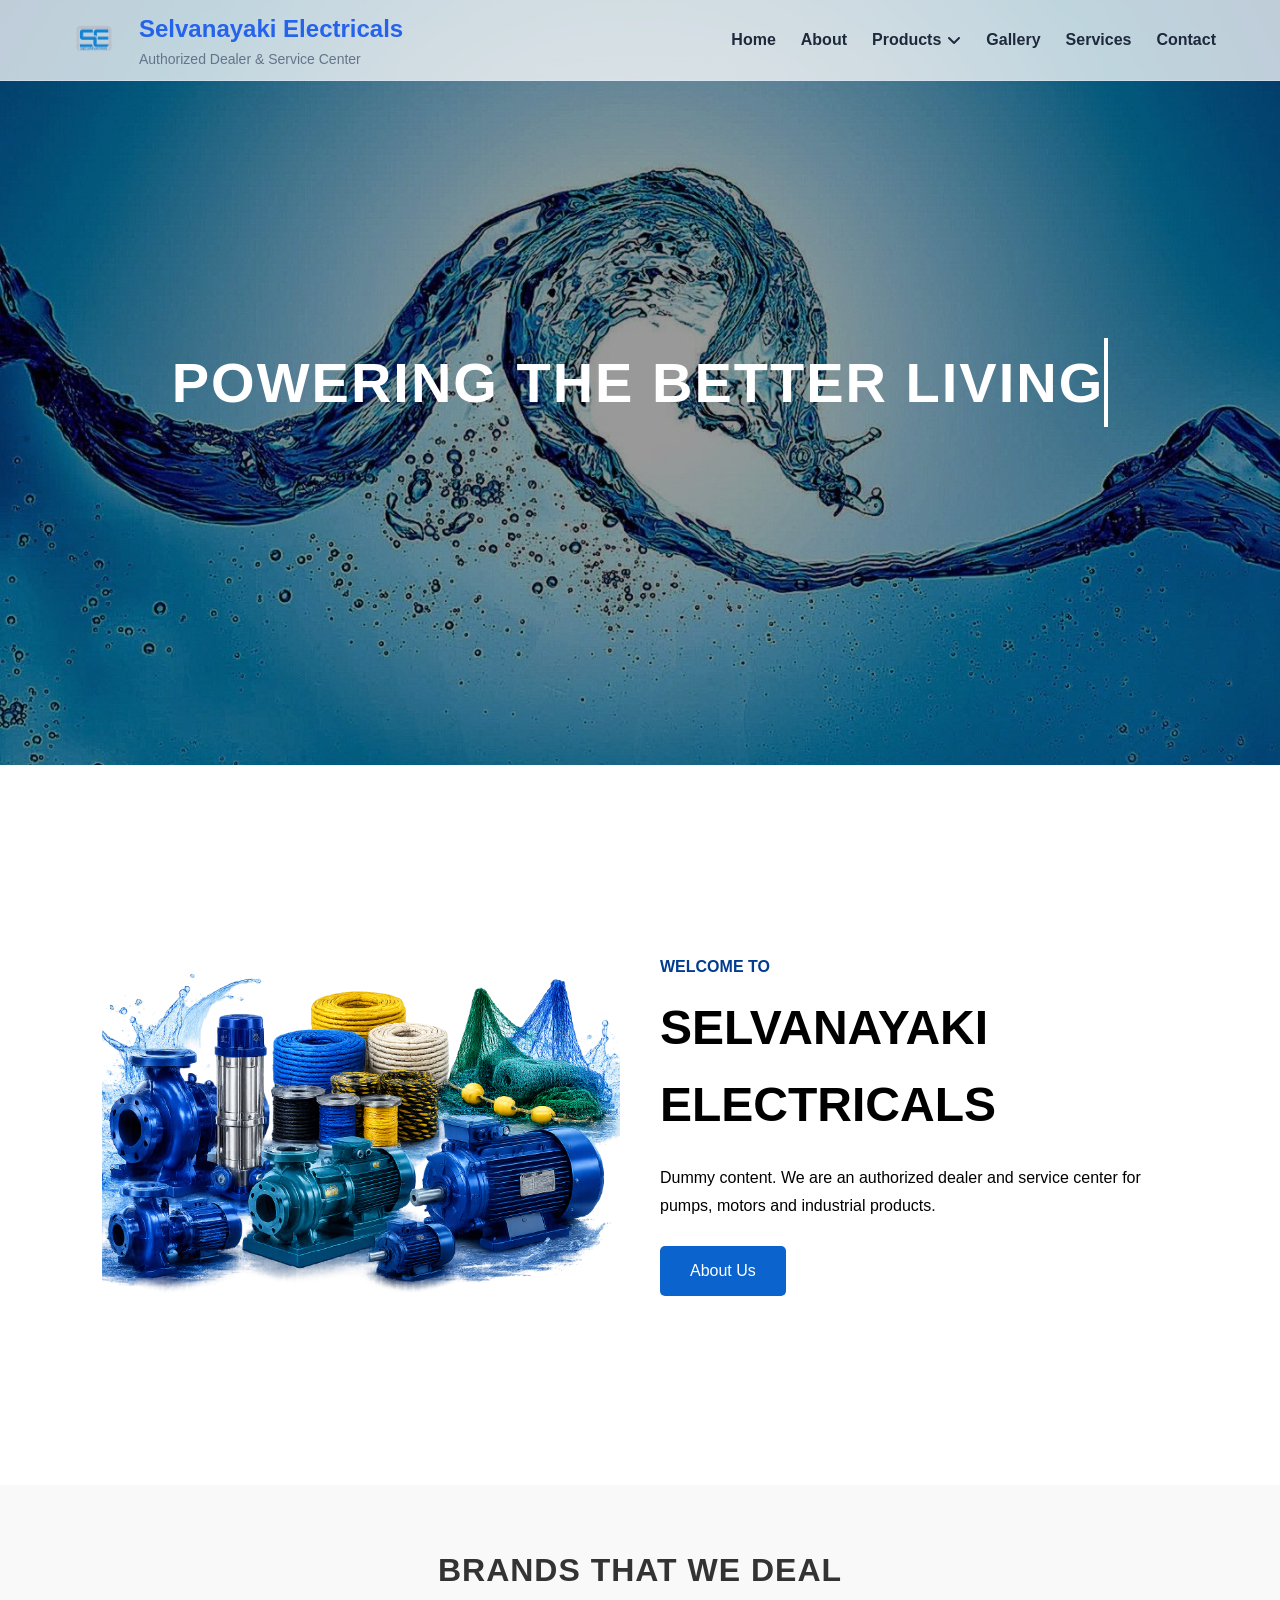
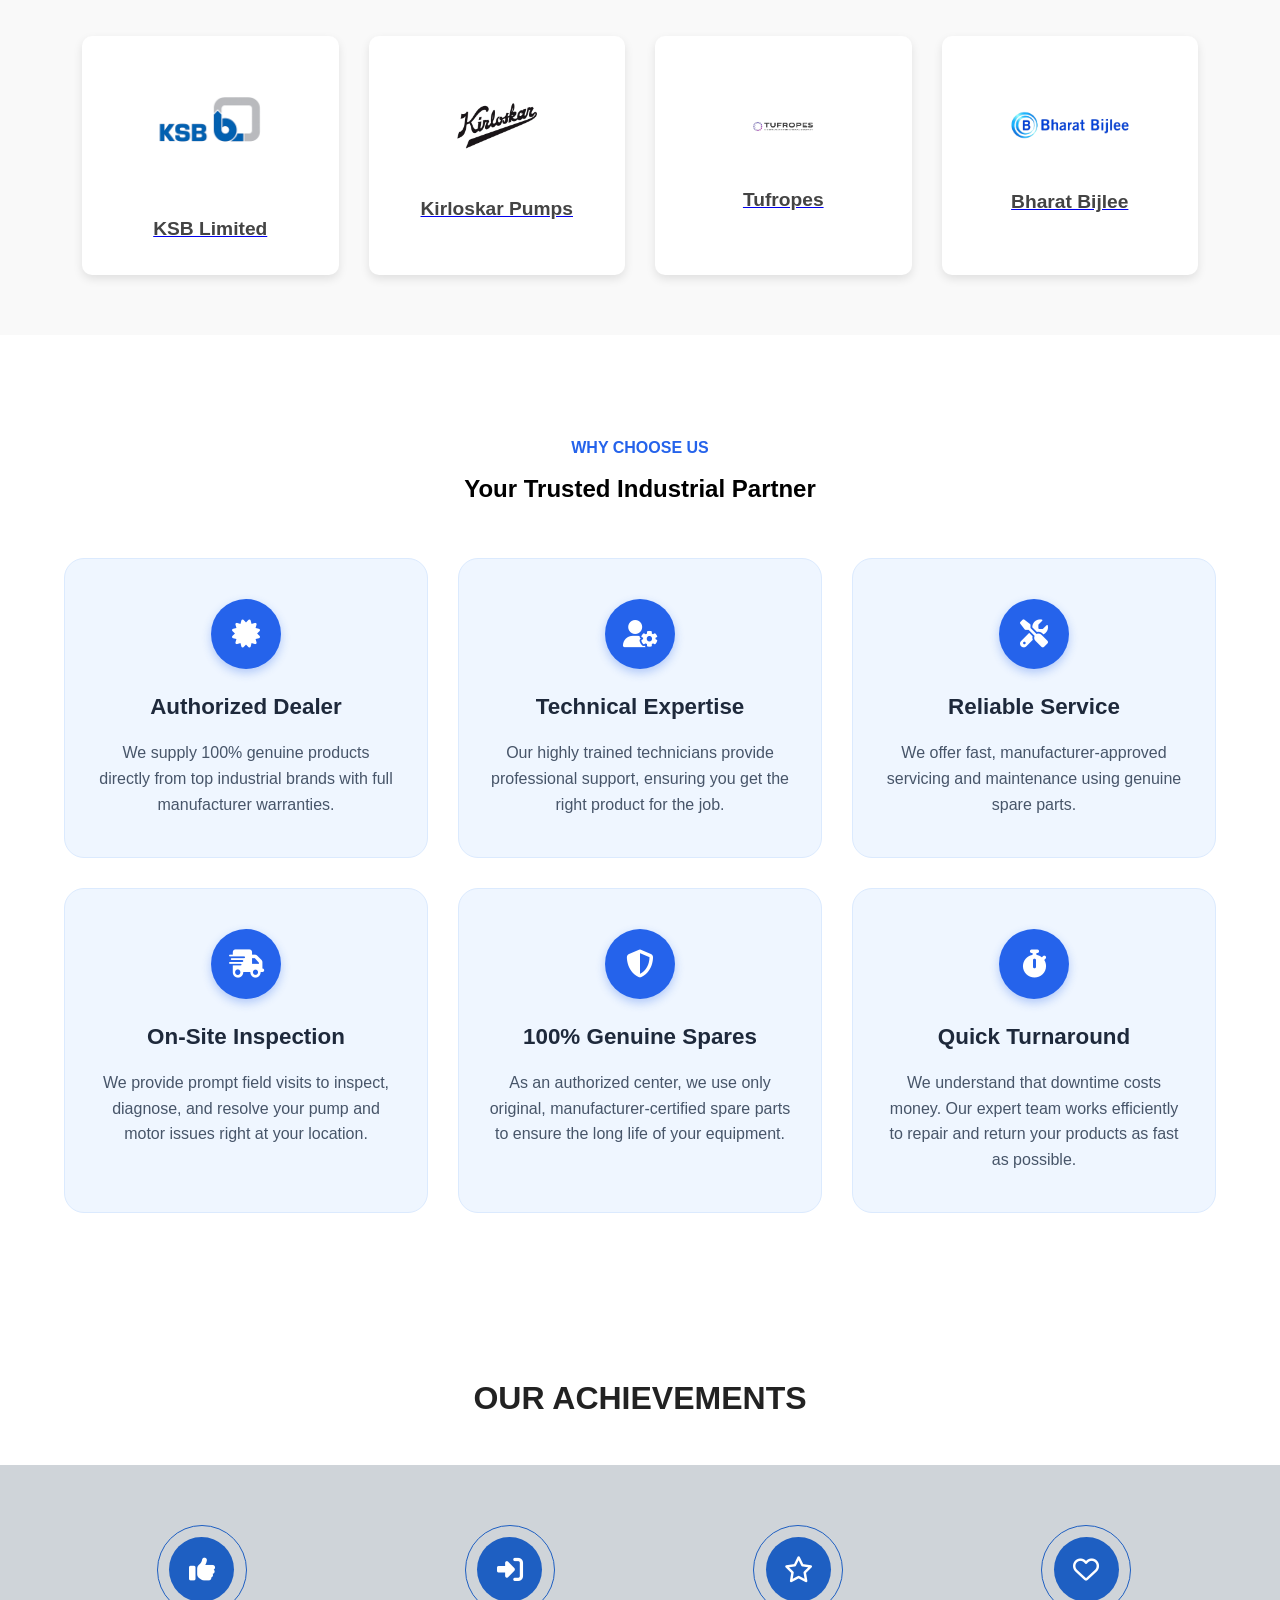
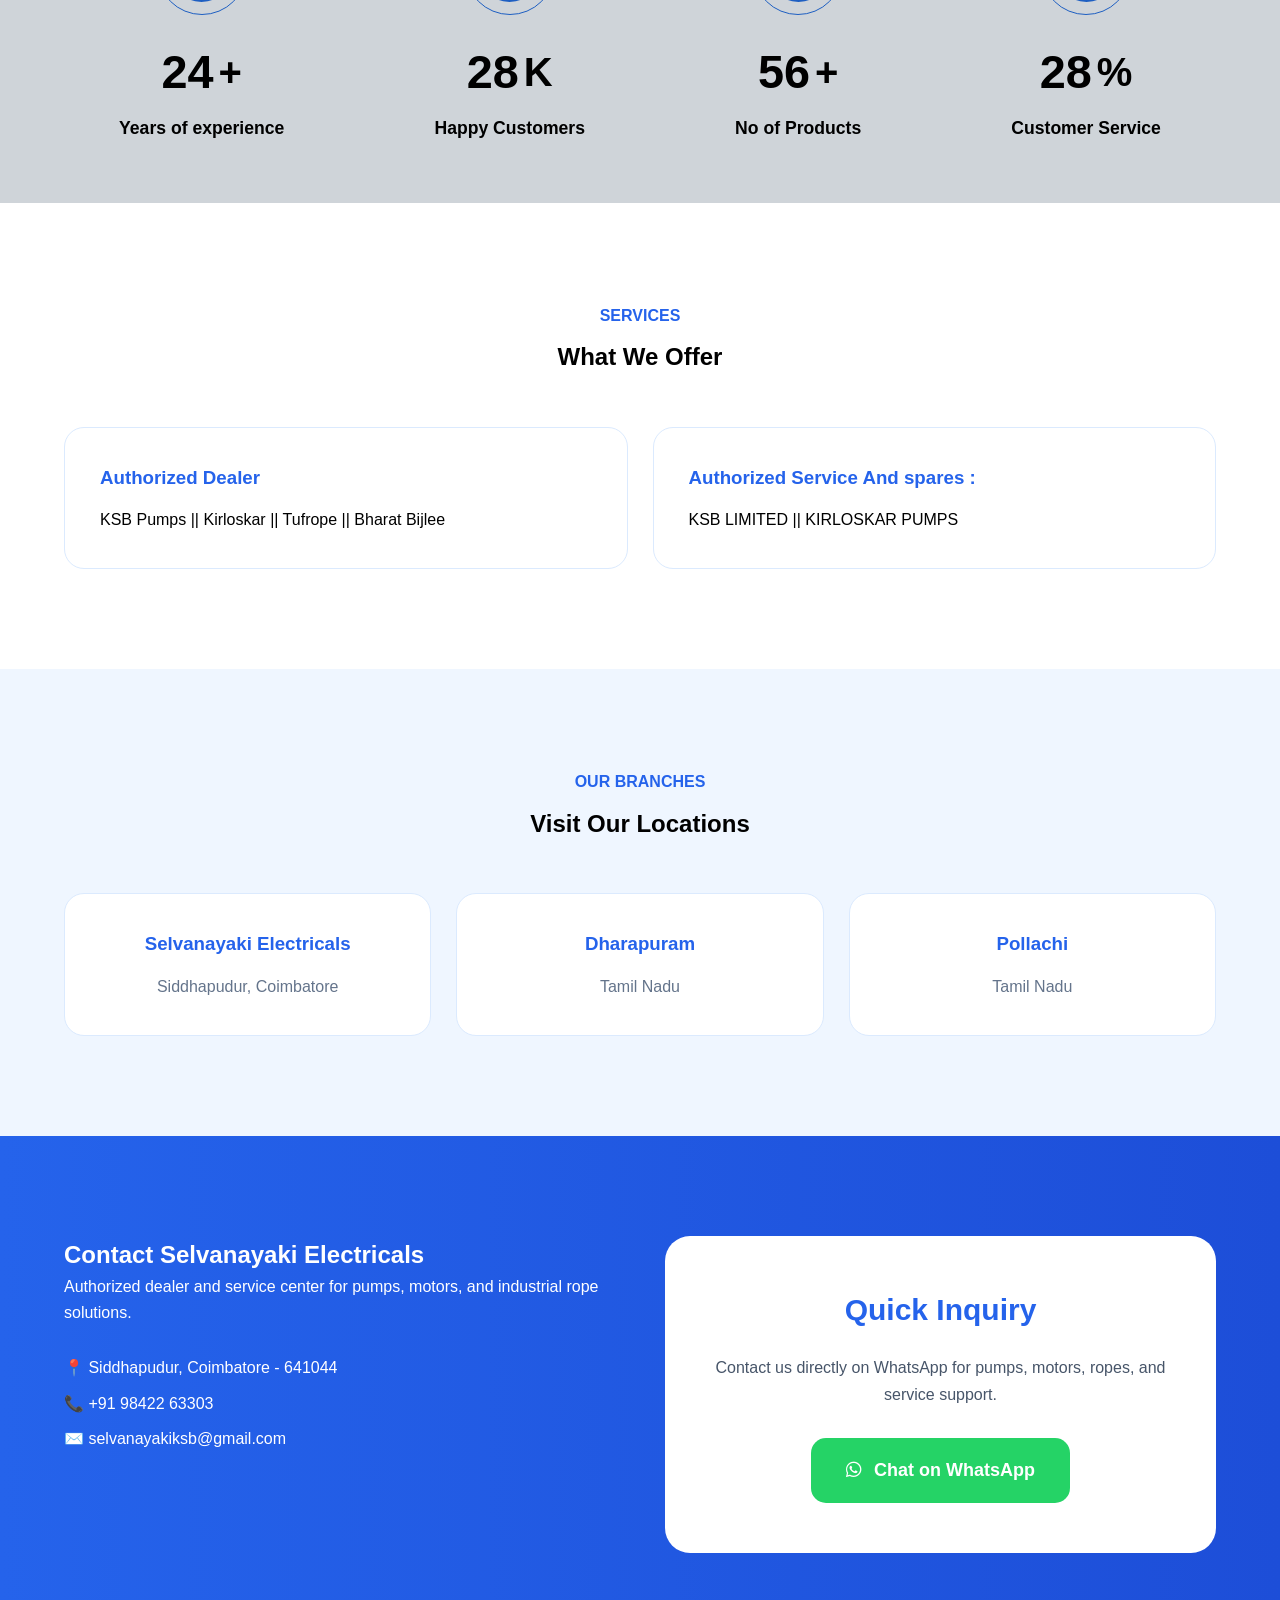
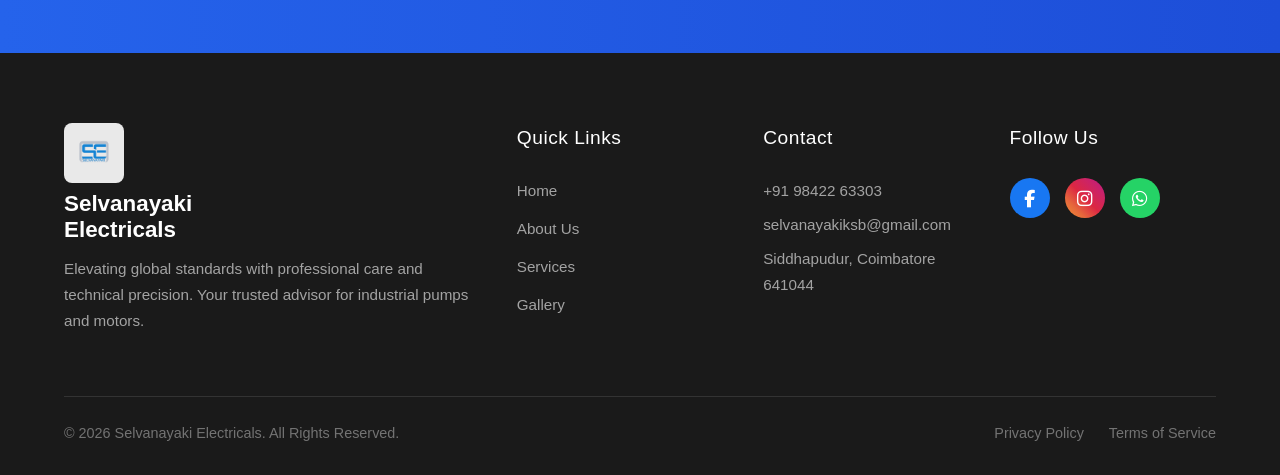
<file: index.html>
<!DOCTYPE html>
<html lang="en">

<head>
    <meta charset="UTF-8" />
    <meta name="viewport" content="width=device-width, initial-scale=1.0" />
    <title>Selvanayaki Electricals</title>
    <link rel="stylesheet" href="https://cdnjs.cloudflare.com/ajax/libs/font-awesome/6.5.1/css/all.min.css">
    <link rel="stylesheet" href="style.css" />
</head>

<body>

    <header class="navbar">
        <div class="container nav-container">
            <a href="index.html" class="logo-section">
                <img src="logo.png" alt="Logo" class="logo">
                <div>
                    <h1>Selvanayaki Electricals</h1>
                    <p>Authorized Dealer & Service Center</p>
                </div>
            </a>

            <div class="menu-toggle" id="mobile-menu">
                <i class="fa-solid fa-bars"></i>
            </div>

            <nav id="nav-menu">
                <a href="index.html">Home</a>
                <a href="about.html">About</a>
                <div class="dropdown">
                    <button class="dropbtn">Products <i class="fa-solid fa-angle-down"></i></button>
                    <div class="dropdown-content">
                        <a href="ksb-pumps.html">KSB Pumps</a>
                        <a href="kirloskar-pumps.html">Kirloskar Pumps</a>
                        <a href="tufropes.html">Tufropes</a>
                        <a href="bharat-bijlee.html">Bharat Bijlee</a>
                    </div>
                </div>

                <a href="gallery.html">Gallery</a>
                <a href="#services">Services</a>
                <a href="#contact">Contact</a>
            </nav>
        </div>
    </header>

    <section class="main-hero" id="home">
        <div class="hero-overlay"></div>
        <div class="hero-text-container">
            <h1 class="typing-text">Powering the better living</h1>
        </div>
    </section>

    <section class="hero-new" id="home-alt">
        <div class="hero-image">
            <img src="pump-banner.png" alt="Pump Products">
        </div>
        <div class="hero-content-new">
            <h4>WELCOME TO</h4>
            <h1>SELVANAYAKI ELECTRICALS</h1>
            <p>
                Dummy content. We are an authorized dealer and service center
                for pumps, motors and industrial products.
            </p>
            <a href="about.html" class="hero-btn">
                About Us
            </a>
        </div>
    </section>

    <section class="brands-section">
        <div class="container">
            <h2 class="brands-title">BRANDS THAT WE DEAL</h2>
            <div class="hero-cards">
                <div class="card">
                    <a href="ksb-pumps.html">
                        <img src="logo2.png" class="card-logo" alt="KSB Pumps Logo">
                        <h3 class="card-title">KSB Limited</h3>
                    </a>
                </div>
                <div class="card">
                    <a href="kirloskar-pumps.html">
                        <img src="logo3.png" class="card-logo" alt="Kirloskar Pumps Logo">
                        <h3 class="card-title">Kirloskar Pumps</h3>
                    </a>
                </div>
                <div class="card">
                    <a href="tufropes.html">
                        <img src="logo4.png" class="card-logo" alt="Tufropes Logo">
                        <h3 class="card-title">Tufropes</h3>
                    </a>
                </div>
                <div class="card">
                    <a href="bharat-bijlee.html">
                        <img src="logo5.png" class="card-logo" alt="Bharat Bijlee Logo">
                        <h3 class="card-title">Bharat Bijlee</h3>
                    </a>
                </div>
            </div>
        </div>
    </section>

    <section class="why-choose-us section">
        <div class="container">
            <div class="center">
                <h4 class="section-title">Why Choose Us</h4>
                <h2>Your Trusted Industrial Partner</h2>
            </div>
            <div class="why-grid">
                <div class="why-card">
                    <div class="why-icon"><i class="fa-solid fa-certificate"></i></div>
                    <h3>Authorized Dealer</h3>
                    <p>We supply 100% genuine products directly from top industrial brands with full manufacturer
                        warranties.</p>
                </div>
                <div class="why-card">
                    <div class="why-icon"><i class="fa-solid fa-user-gear"></i></div>
                    <h3>Technical Expertise</h3>
                    <p>Our highly trained technicians provide professional support, ensuring you get the right product
                        for the job.</p>
                </div>
                <div class="why-card">
                    <div class="why-icon"><i class="fa-solid fa-screwdriver-wrench"></i></div>
                    <h3>Reliable Service</h3>
                    <p>We offer fast, manufacturer-approved servicing and maintenance using genuine spare parts.</p>
                </div>
                <div class="why-card">
                    <div class="why-icon"><i class="fa-solid fa-truck-fast"></i></div>
                    <h3>On-Site Inspection</h3>
                    <p>We provide prompt field visits to inspect, diagnose, and resolve your pump and motor issues right
                        at your location.</p>
                </div>
                <div class="why-card">
                    <div class="why-icon"><i class="fa-solid fa-shield-halved"></i></div>
                    <h3>100% Genuine Spares</h3>
                    <p>As an authorized center, we use only original, manufacturer-certified spare parts to ensure the
                        long life of your equipment.</p>
                </div>
                <div class="why-card">
                    <div class="why-icon"><i class="fa-solid fa-stopwatch"></i></div>
                    <h3>Quick Turnaround</h3>
                    <p>We understand that downtime costs money. Our expert team works efficiently to repair and return
                        your products as fast as possible.</p>
                </div>
            </div>
        </div>
    </section>

    <section class="achievements-section">
        <h2 class="achievements-title">OUR ACHIEVEMENTS</h2>
        <div class="achievements-wrapper">
            <div class="container achievements-grid">
                <div class="achievement-item">
                    <div class="icon-circle">
                        <i class="fa-solid fa-thumbs-up"></i>
                    </div>
                    <div class="counter-box">
                        <h3 class="counter" data-target="24">0</h3><span>+</span>
                    </div>
                    <p>Years of experience</p>
                </div>
                <div class="achievement-item">
                    <div class="icon-circle">
                        <i class="fa-solid fa-right-to-bracket"></i>
                    </div>
                    <div class="counter-box">
                        <h3 class="counter" data-target="100">0</h3><span>K</span>
                    </div>
                    <p>Happy Customers</p>
                </div>
                <div class="achievement-item">
                    <div class="icon-circle">
                        <i class="fa-regular fa-star"></i>
                    </div>
                    <div class="counter-box">
                        <h3 class="counter" data-target="200">0</h3><span>+</span>
                    </div>
                    <p>No of Products</p>
                </div>
                <div class="achievement-item">
                    <div class="icon-circle">
                        <i class="fa-regular fa-heart"></i>
                    </div>
                    <div class="counter-box">
                        <h3 class="counter" data-target="100">0</h3><span>%</span>
                    </div>
                    <p>Customer Service</p>
                </div>
            </div>
        </div>
    </section>

    <section class="services section" id="services">
        <div class="container">
            <div class="center">
                <h4 class="section-title">Services</h4>
                <h2>What We Offer</h2>
            </div>
            <div class="service-grid">
                <div class="service-card">
                    <h3>Authorized Dealer</h3>
                    <p>KSB Pumps || Kirloskar || Tufrope || Bharat Bijlee</p>
                </div>
                <div class="service-card">
                    <h3>Authorized Service And spares :</h3>
                    <p>KSB LIMITED || KIRLOSKAR PUMPS</p>
                </div>
            </div>
        </div>
    </section>

    <section class="branches section">
        <div class="container">
            <div class="center">
                <h4 class="section-title">Our Branches</h4>
                <h2>Visit Our Locations</h2>
            </div>
            <div class="branch-grid">
                <a href="https://maps.app.goo.gl/rCfxSaP7ziq2GyUZA" target="_blank" class="branch-card">
                    <h3>Selvanayaki Electricals</h3>
                    <p>Siddhapudur, Coimbatore</p>
                </a>
                <a href="https://maps.app.goo.gl/gUfAp7r7i9JsbpQZ8" target="_blank" class="branch-card">
                    <h3>Dharapuram</h3>
                    <p>Tamil Nadu</p>
                </a>
                <a href="https://maps.app.goo.gl/pfpWYkWPwXhq5f8z7?g_st=ac" target="_blank" class="branch-card">
                    <h3>Pollachi</h3>
                    <p>Tamil Nadu</p>
                </a>
            </div>
        </div>
    </section>

    <section class="contact section" id="contact">
        <div class="container contact-grid">
            <div>
                <h2>Contact Selvanayaki Electricals</h2>
                <p>Authorized dealer and service center for pumps, motors, and industrial rope solutions.</p>
                <div class="contact-info">
                    <p>📍 Siddhapudur, Coimbatore - 641044</p>
                    <p>📞 +91 98422 63303</p>
                    <p>✉️ selvanayakiksb@gmail.com</p>
                </div>
            </div>
            <div class="whatsapp-box">
                <h3>Quick Inquiry</h3>
                <p>Contact us directly on WhatsApp for pumps, motors, ropes, and service support.</p>
                <a href="https://wa.me/919842263303" target="_blank" class="whatsapp-btn">
                    <i class="fab fa-whatsapp"></i> Chat on WhatsApp
                </a>
            </div>
        </div>
    </section>

    <footer class="dark-footer">
        <div class="container footer-top">

            <div class="footer-col brand-col">
                <a href="index.html" class="footer-logo-section">
                    <img src="logo.png" alt="Logo" class="footer-logo">
                    <div>
                        <h2>Selvanayaki<br>Electricals</h2>
                    </div>
                </a>
                <p>Elevating global standards with professional care and technical precision. Your trusted advisor for
                    industrial pumps and motors.</p>
            </div>

            <div class="footer-col links-col">
                <h3>Quick Links</h3>
                <ul>
                    <li><a href="index.html">Home</a></li>
                    <li><a href="about.html">About Us</a></li>
                    <li><a href="#services">Services</a></li>
                    <li><a href="gallery.html">Gallery</a></li>
                </ul>
            </div>

            <div class="footer-col contact-col">
                <h3>Contact</h3>
                <p>+91 98422 63303</p>
                <p>selvanayakiksb@gmail.com</p>
                <p>Siddhapudur, Coimbatore 641044</p>
            </div>

            <div class="footer-col social-col">
                <h3>Follow Us</h3>
                <div class="social-icons">
                    <a href="https://www.facebook.com/61577812341971" target="_blank" class="facebook"><i
                            class="fab fa-facebook-f"></i></a>
                    <a href="https://www.instagram.com/selvanayakigroups/" target="_blank" class="instagram"><i
                            class="fab fa-instagram"></i></a>
                    <a href="https://wa.me/919842263303" target="_blank" class="whatsapp"><i
                            class="fab fa-whatsapp"></i></a>
                </div>
            </div>

        </div>

        <div class="container">
            <hr class="footer-divider">
        </div>

        <div class="container footer-bottom">
            <p>© 2026 Selvanayaki Electricals. All Rights Reserved.</p>
            <div class="footer-legal">
                <a href="#">Privacy Policy</a>
                <a href="#">Terms of Service</a>
            </div>
        </div>
    </footer>

    <script src="script.js"></script>

</body>

</html>
</file>
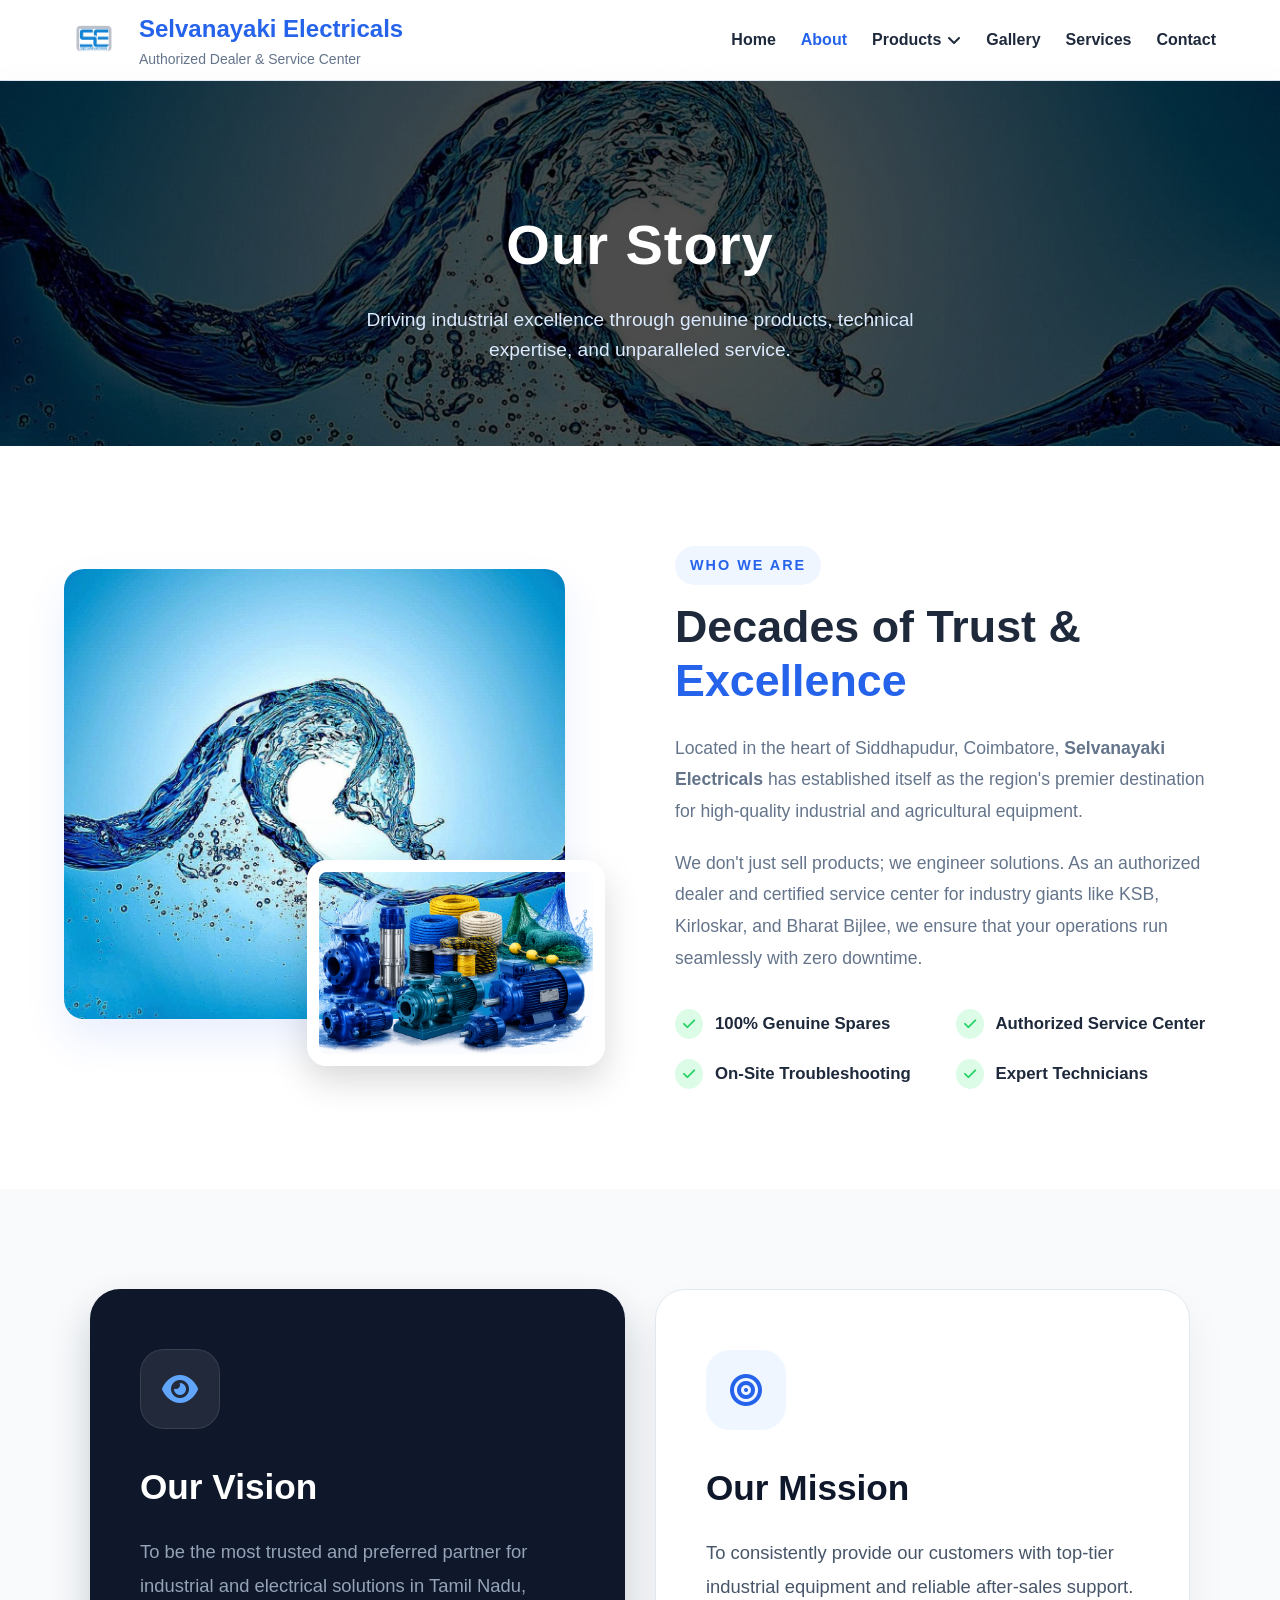
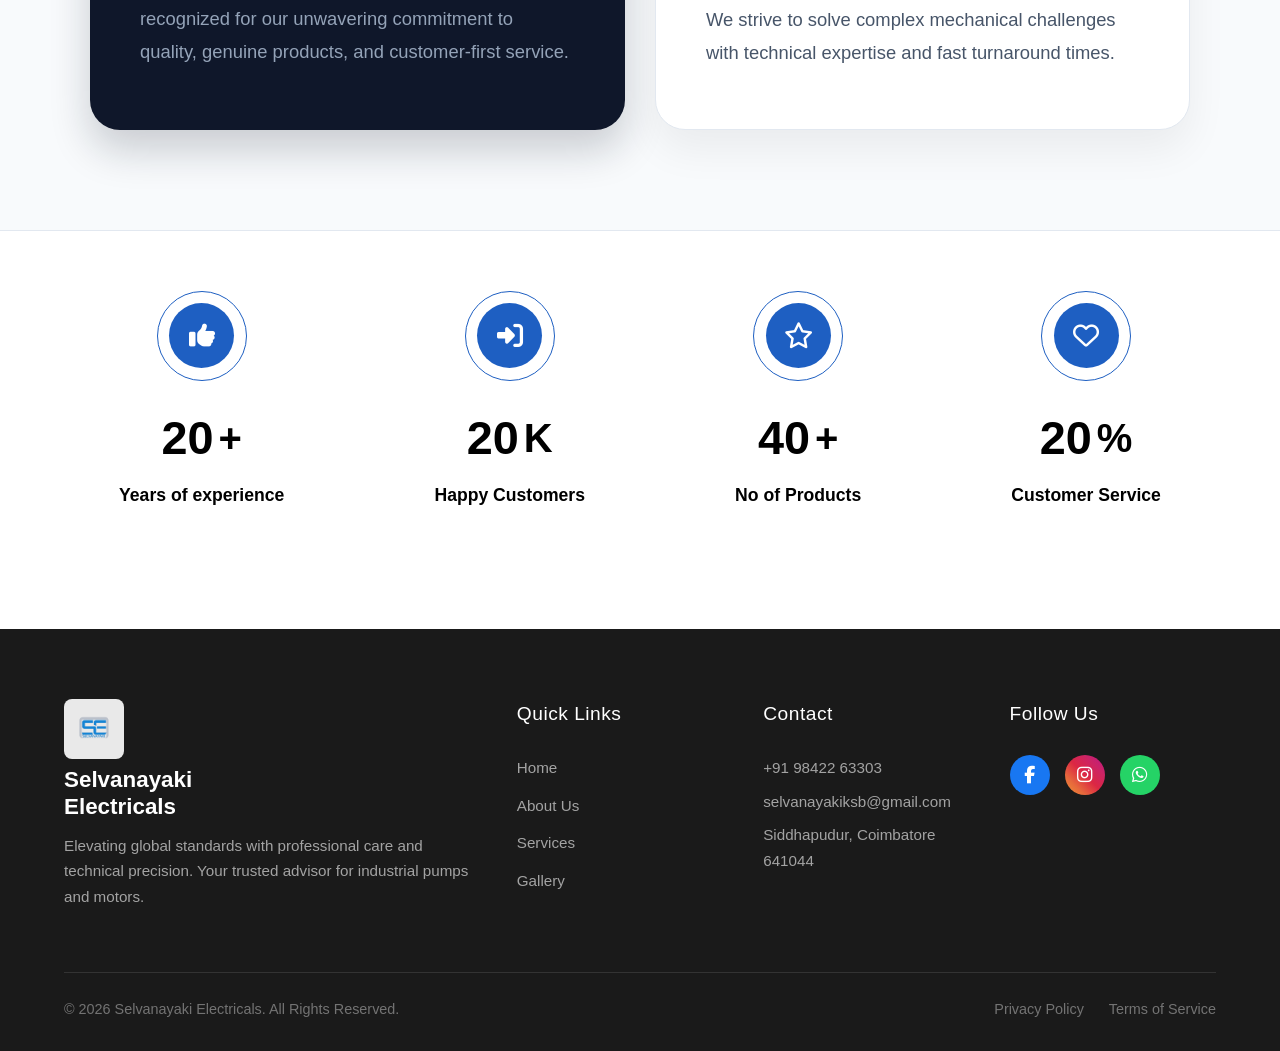
<file: about.html>
<!DOCTYPE html>
<html lang="en">

<head>
    <meta charset="UTF-8" />
    <meta name="viewport" content="width=device-width, initial-scale=1.0" />
    <title>About Us - Selvanayaki Electricals</title>
    <link rel="stylesheet" href="https://cdnjs.cloudflare.com/ajax/libs/font-awesome/6.5.1/css/all.min.css">

    <style>
        /* =========================================
           GLOBAL STYLES & RESET
           ========================================= */
        * {
            margin: 0;
            padding: 0;
            box-sizing: border-box;
            font-family: Arial, sans-serif;
        }

        body {
            background: #ffffff;
            color: #000000;
            line-height: 1.6;
        }

        .container {
            width: 90%;
            max-width: 1200px;
            margin: auto;
        }

        /* =========================================
           NAVIGATION BAR
           ========================================= */
        .navbar {
            position: absolute;
            top: 0;
            left: 0;
            width: 100%;
            background: rgba(255, 255, 255, 0.75);
            backdrop-filter: blur(10px);
            -webkit-backdrop-filter: blur(10px);
            border-bottom: 1px solid rgba(219, 234, 254, 0.5);
            z-index: 1000;
        }

        .nav-container {
            height: 80px;
            display: flex;
            justify-content: space-between;
            align-items: center;
        }

        .logo-section {
            display: flex;
            align-items: center;
            gap: 15px;
            text-decoration: none;
        }

        .logo {
            width: 60px;
        }

        .logo-section h1 {
            color: #2563eb;
            font-size: 24px;
        }

        .logo-section p {
            color: #64748b;
            font-size: 14px;
        }

        nav {
            display: flex;
            align-items: center;
            gap: 25px;
        }

        nav a {
            text-decoration: none;
            color: #1e293b;
            font-weight: 600;
            transition: color 0.3s;
        }

        nav a:hover {
            color: #2563eb;
        }

        .dropdown {
            position: relative;
            display: inline-block;
        }

        .dropbtn {
            background: none;
            border: none;
            color: #1e293b;
            font-weight: 600;
            font-size: 16px;
            cursor: pointer;
            display: flex;
            align-items: center;
            gap: 6px;
            transition: color 0.3s;
        }

        .dropdown:hover .dropbtn {
            color: #2563eb;
        }

        .dropdown-content {
            display: none;
            position: absolute;
            top: 100%;
            left: 0;
            background-color: #ffffff;
            min-width: 240px;
            box-shadow: 0px 10px 25px rgba(0, 0, 0, 0.1);
            border-radius: 12px;
            z-index: 2000;
            padding: 10px 0;
            border: 1px solid rgba(219, 234, 254, 0.8);
        }

        .dropdown:hover .dropdown-content {
            display: block;
        }

        .dropdown-content a {
            color: #1e293b;
            padding: 12px 24px;
            text-decoration: none;
            display: flex;
            justify-content: space-between;
            align-items: center;
            font-weight: 500;
            font-size: 15px;
            transition: 0.2s ease;
        }

        .dropdown-content a:hover {
            background-color: #eff6ff;
            color: #2563eb;
            padding-left: 30px;
        }

        /* =========================================
           PREMIUM ABOUT PAGE STYLES
           ========================================= */
        .page-header-premium {
            background: linear-gradient(rgba(0, 0, 0, 0.7), rgba(0, 0, 0, 0.7)), url('image_0a9e65.jpg') center/cover;
            padding: 120px 20px 80px 20px;
            text-align: center;
            color: white;
            margin-top: 80px;
        }

        .page-header-premium h1 {
            font-size: 3.5rem;
            margin-bottom: 15px;
            letter-spacing: 1px;
        }

        .page-header-premium p {
            font-size: 1.2rem;
            color: #dbeafe;
            max-width: 600px;
            margin: 0 auto;
        }

        .about-premium-section {
            padding: 100px 0;
            background-color: #ffffff;
            overflow: hidden;
        }

        .about-premium-grid {
            display: grid;
            grid-template-columns: 1fr 1fr;
            gap: 70px;
            align-items: center;
        }

        .image-collage {
            position: relative;
            padding-right: 40px;
            padding-bottom: 40px;
        }

        .img-main {
            width: 100%;
            border-radius: 20px;
            box-shadow: 0 20px 40px rgba(37, 99, 235, 0.1);
            object-fit: cover;
            min-height: 450px;
        }

        .img-accent {
            position: absolute;
            bottom: 0;
            right: 0;
            width: 55%;
            border-radius: 20px;
            border: 12px solid #ffffff;
            box-shadow: 0 15px 35px rgba(0, 0, 0, 0.15);
            z-index: 2;
        }

        .text-content-premium h4 {
            color: #2563eb;
            font-weight: 700;
            text-transform: uppercase;
            letter-spacing: 2px;
            margin-bottom: 15px;
            display: inline-block;
            background: #eff6ff;
            padding: 8px 15px;
            border-radius: 30px;
            font-size: 0.9rem;
        }

        .text-content-premium h2 {
            font-size: 2.8rem;
            color: #1e293b;
            line-height: 1.2;
            margin-bottom: 25px;
        }

        .text-content-premium h2 span {
            color: #2563eb;
        }

        .text-content-premium p {
            color: #64748b;
            font-size: 1.1rem;
            line-height: 1.8;
            margin-bottom: 20px;
        }

        .premium-list {
            list-style: none;
            padding: 0;
            margin-top: 35px;
            display: grid;
            grid-template-columns: 1fr 1fr;
            gap: 20px;
        }

        .premium-list li {
            display: flex;
            align-items: center;
            gap: 12px;
            font-size: 1.05rem;
            color: #1e293b;
            font-weight: 600;
        }

        .premium-list i {
            color: #25d366;
            background: #dcfce7;
            padding: 8px;
            border-radius: 50%;
            font-size: 14px;
        }

        /* --- Vision & Mission --- */
        .vision-mission-premium {
            background-color: #f8fafc;
            padding: 100px 0;
        }

        .vm-premium-grid {
            display: grid;
            grid-template-columns: 1fr 1fr;
            gap: 30px;
            max-width: 1100px;
            margin: 0 auto;
        }

        .vm-card-modern {
            padding: 60px 50px;
            border-radius: 30px;
            transition: transform 0.4s ease, box-shadow 0.4s ease;
            position: relative;
            overflow: hidden;
        }

        .vm-card-modern:hover {
            transform: translateY(-10px);
        }

        .card-dark {
            background: #0f172a;
            color: #f8fafc;
            box-shadow: 0 20px 40px rgba(15, 23, 42, 0.2);
        }

        .card-dark .vm-icon-modern {
            background: rgba(255, 255, 255, 0.08);
            color: #60a5fa;
            border: 1px solid rgba(255, 255, 255, 0.1);
        }

        .card-dark h3 {
            color: #ffffff;
        }

        .card-dark p {
            color: #94a3b8;
        }

        .card-light {
            background: #ffffff;
            color: #0f172a;
            box-shadow: 0 20px 40px rgba(0, 0, 0, 0.06);
            border: 1px solid #e2e8f0;
        }

        .card-light .vm-icon-modern {
            background: #eff6ff;
            color: #2563eb;
        }

        .card-light h3 {
            color: #0f172a;
        }

        .card-light p {
            color: #475569;
        }

        .vm-icon-modern {
            width: 80px;
            height: 80px;
            border-radius: 24px;
            display: flex;
            justify-content: center;
            align-items: center;
            font-size: 32px;
            margin-bottom: 30px;
        }

        .vm-card-modern h3 {
            font-size: 2.2rem;
            margin-bottom: 20px;
            font-weight: 700;
        }

        .vm-card-modern p {
            font-size: 1.15rem;
            line-height: 1.8;
        }

        /* --- Achievements --- */
        .achievements-section {
            text-align: center;
            padding-bottom: 60px;
        }

        .achievements-wrapper {
            background-color: #ffffff;
            border-top: 1px solid #e2e8f0;
            padding: 60px 0;
            width: 100%;
        }

        .achievements-grid {
            display: flex;
            justify-content: space-around;
            align-items: center;
            flex-wrap: wrap;
            gap: 40px;
        }

        .achievement-item {
            display: flex;
            flex-direction: column;
            align-items: center;
        }

        .icon-circle {
            width: 90px;
            height: 90px;
            border-radius: 50%;
            border: 1px solid #1e5fc2;
            display: flex;
            justify-content: center;
            align-items: center;
            margin-bottom: 20px;
            position: relative;
            background-color: transparent;
        }

        .icon-circle::before {
            content: '';
            width: 65px;
            height: 65px;
            background-color: #1e5fc2;
            border-radius: 50%;
            position: absolute;
            z-index: 1;
        }

        .icon-circle i {
            color: white;
            font-size: 26px;
            z-index: 2;
        }

        .counter-box {
            display: flex;
            align-items: center;
            gap: 5px;
            font-size: 2.5rem;
            font-weight: 800;
            color: #000;
            margin-bottom: 5px;
        }

        .achievement-item p {
            font-size: 1.1rem;
            font-weight: bold;
            color: #000;
        }

        /* =========================================
           DARK FOOTER
           ========================================= */
        .dark-footer {
            background-color: #1a1a1a;
            color: #e5e7eb;
            padding: 70px 0 30px 0;
        }

        .footer-top {
            display: grid;
            grid-template-columns: 2fr 1fr 1fr 1fr;
            gap: 40px;
            margin-bottom: 50px;
        }

        .footer-col {
            text-align: left;
        }

        .footer-col h3 {
            color: #ffffff;
            font-size: 1.2rem;
            margin-bottom: 25px;
            font-weight: 500;
            letter-spacing: 0.5px;
        }

        .footer-col p,
        .footer-col a {
            color: #a3a3a3;
            font-size: 0.95rem;
            line-height: 1.7;
            text-decoration: none;
            margin-bottom: 12px;
            display: block;
            transition: color 0.3s ease;
        }

        .footer-col a:hover {
            color: #ffffff;
        }

        .footer-logo-section {
            display: flex;
            align-items: center;
            gap: 15px;
            margin-bottom: 20px;
            text-decoration: none;
        }

        .footer-logo {
            width: 60px;
            background-color: rgba(255, 255, 255, 0.9);
            border-radius: 8px;
            padding: 5px;
        }

        .footer-logo-section h2 {
            color: #ffffff;
            font-size: 1.4rem;
            margin: 0;
            line-height: 1.2;
        }

        .links-col ul {
            list-style: none;
            padding: 0;
        }

        .contact-col p {
            margin-bottom: 8px;
        }

        .social-icons {
            display: flex;
            gap: 15px;
        }

        .social-icons a {
            display: flex;
            align-items: center;
            justify-content: center;
            width: 40px;
            height: 40px;
            border-radius: 50%;
            color: #ffffff;
            font-size: 1.1rem;
            transition: transform 0.3s ease;
        }

        .social-icons a:hover {
            transform: translateY(-4px);
            color: #ffffff;
        }

        .social-icons .facebook {
            background-color: #1877f2;
        }

        .social-icons .instagram {
            background: linear-gradient(45deg, #f09433, #e6683c, #dc2743, #cc2366, #bc1888);
        }

        .social-icons .whatsapp {
            background-color: #25d366;
        }

        .footer-divider {
            border: none;
            border-top: 1px solid #333333;
            margin: 0;
        }

        .footer-bottom {
            display: flex;
            justify-content: space-between;
            align-items: center;
            padding-top: 25px;
            text-align: left;
        }

        .footer-bottom p {
            color: #737373;
            font-size: 0.9rem;
            margin: 0;
        }

        .footer-legal {
            display: flex;
            gap: 25px;
        }

        .footer-legal a {
            color: #737373;
            font-size: 0.9rem;
            text-decoration: none;
            transition: color 0.3s ease;
        }

        .footer-legal a:hover {
            color: #ffffff;
        }

        /* =========================================
           MOBILE RESPONSIVE RULES (Max 900px)
           ========================================= */
        .menu-toggle {
            display: none;
            font-size: 28px;
            color: #2563eb;
            cursor: pointer;
        }

        @media (max-width: 900px) {
            .menu-toggle {
                display: block;
            }

            .nav-container {
                flex-direction: row;
                height: auto;
                padding: 15px 0;
            }

            nav {
                display: none;
                flex-direction: column;
                position: absolute;
                top: 100%;
                left: 0;
                width: 100%;
                background: rgba(255, 255, 255, 0.95);
                backdrop-filter: blur(10px);
                -webkit-backdrop-filter: blur(10px);
                box-shadow: 0 10px 15px rgba(0, 0, 0, 0.1);
                padding: 20px;
                gap: 15px;
                align-items: flex-start;
            }

            nav.active {
                display: flex;
            }

            .dropdown-content {
                position: static;
                box-shadow: none;
                border: none;
                padding-left: 15px;
                min-width: 100%;
            }

            .about-premium-grid {
                grid-template-columns: 1fr;
                gap: 40px;
            }

            .image-collage {
                padding: 0;
            }

            .img-accent {
                display: none;
            }

            .text-content-premium h2 {
                font-size: 2.2rem;
            }

            .premium-list {
                grid-template-columns: 1fr;
            }

            .vm-premium-grid {
                grid-template-columns: 1fr;
                gap: 30px;
            }

            .vm-card-modern {
                padding: 40px 30px;
                border-radius: 20px;
            }

            .vm-card-modern h3 {
                font-size: 1.8rem;
            }

            .footer-top {
                grid-template-columns: 1fr;
                gap: 40px;
                text-align: left;
            }

            .footer-bottom {
                flex-direction: column;
                gap: 15px;
                text-align: left;
                align-items: flex-start;
            }

            .footer-logo-section,
            .social-icons {
                justify-content: flex-start;
            }
        }
    </style>
</head>

<body>

    <header class="navbar">
        <div class="container nav-container">
            <a href="index.html" class="logo-section">
                <img src="logo.png" alt="Logo" class="logo">
                <div>
                    <h1>Selvanayaki Electricals</h1>
                    <p>Authorized Dealer & Service Center</p>
                </div>
            </a>

            <div class="menu-toggle" id="mobile-menu">
                <i class="fa-solid fa-bars"></i>
            </div>

            <nav id="nav-menu">
                <a href="index.html">Home</a>
                <a href="about.html" style="color: #2563eb;">About</a>

                <div class="dropdown">
                    <button class="dropbtn">Products <i class="fa-solid fa-angle-down"></i></button>
                    <div class="dropdown-content">
                        <a href="ksb-pumps.html">KSB Pumps</a>
                        <a href="kirloskar-pumps.html">Kirloskar Pumps</a>
                        <a href="tufropes.html">Tufropes</a>
                        <a href="bharat-bijlee.html">Bharat Bijlee</a>
                    </div>
                </div>

                <a href="gallery.html">Gallery</a>
                <a href="index.html#services">Services</a>
                <a href="index.html#contact">Contact</a>
            </nav>
        </div>
    </header>

    <section class="page-header-premium">
        <div class="container">
            <h1>Our Story</h1>
            <p>Driving industrial excellence through genuine products, technical expertise, and unparalleled service.
            </p>
        </div>
    </section>

    <section class="about-premium-section">
        <div class="container about-premium-grid">

            <div class="image-collage">
                <img src="image_0a9e65.jpg" alt="Industrial Pumps" class="img-main">
                <img src="pump-banner.png" alt="Service Center" class="img-accent">
            </div>

            <div class="text-content-premium">
                <h4>Who We Are</h4>
                <h2>Decades of Trust & <span>Excellence</span></h2>

                <p>Located in the heart of Siddhapudur, Coimbatore, <strong>Selvanayaki Electricals</strong> has
                    established itself as the region's premier destination for high-quality industrial and agricultural
                    equipment.</p>

                <p>We don't just sell products; we engineer solutions. As an authorized dealer and certified service
                    center for industry giants like KSB, Kirloskar, and Bharat Bijlee, we ensure that your operations
                    run seamlessly with zero downtime.</p>

                <ul class="premium-list">
                    <li><i class="fa-solid fa-check"></i> 100% Genuine Spares</li>
                    <li><i class="fa-solid fa-check"></i> Authorized Service Center</li>
                    <li><i class="fa-solid fa-check"></i> On-Site Troubleshooting</li>
                    <li><i class="fa-solid fa-check"></i> Expert Technicians</li>
                </ul>
            </div>

        </div>
    </section>

    <section class="vision-mission-premium">
        <div class="container">
            <div class="vm-premium-grid">

                <div class="vm-card-modern card-dark">
                    <div class="vm-icon-modern">
                        <i class="fa-solid fa-eye"></i>
                    </div>
                    <h3>Our Vision</h3>
                    <p>To be the most trusted and preferred partner for industrial and electrical solutions in Tamil
                        Nadu, recognized for our unwavering commitment to quality, genuine products, and customer-first
                        service.</p>
                </div>

                <div class="vm-card-modern card-light">
                    <div class="vm-icon-modern">
                        <i class="fa-solid fa-bullseye"></i>
                    </div>
                    <h3>Our Mission</h3>
                    <p>To consistently provide our customers with top-tier industrial equipment and reliable after-sales
                        support. We strive to solve complex mechanical challenges with technical expertise and fast
                        turnaround times.</p>
                </div>

            </div>
        </div>
    </section>

    <section class="achievements-section" style="padding-top: 0;">
        <div class="achievements-wrapper">
            <div class="container achievements-grid">
                <div class="achievement-item">
                    <div class="icon-circle"><i class="fa-solid fa-thumbs-up"></i></div>
                    <div class="counter-box">
                        <h3 class="counter" data-target="24">0</h3><span>+</span>
                    </div>
                    <p>Years of experience</p>
                </div>
                <div class="achievement-item">
                    <div class="icon-circle"><i class="fa-solid fa-right-to-bracket"></i></div>
                    <div class="counter-box">
                        <h3 class="counter" data-target="100">0</h3><span>K</span>
                    </div>
                    <p>Happy Customers</p>
                </div>
                <div class="achievement-item">
                    <div class="icon-circle"><i class="fa-regular fa-star"></i></div>
                    <div class="counter-box">
                        <h3 class="counter" data-target="200">0</h3><span>+</span>
                    </div>
                    <p>No of Products</p>
                </div>
                <div class="achievement-item">
                    <div class="icon-circle"><i class="fa-regular fa-heart"></i></div>
                    <div class="counter-box">
                        <h3 class="counter" data-target="100">0</h3><span>%</span>
                    </div>
                    <p>Customer Service</p>
                </div>
            </div>
        </div>
    </section>

    <footer class="dark-footer">
        <div class="container footer-top">

            <div class="footer-col brand-col">
                <a href="index.html" class="footer-logo-section">
                    <img src="logo.png" alt="Logo" class="footer-logo">
                    <div>
                        <h2>Selvanayaki<br>Electricals</h2>
                    </div>
                </a>
                <p>Elevating global standards with professional care and technical precision. Your trusted advisor for
                    industrial pumps and motors.</p>
            </div>

            <div class="footer-col links-col">
                <h3>Quick Links</h3>
                <ul>
                    <li><a href="index.html">Home</a></li>
                    <li><a href="about.html">About Us</a></li>
                    <li><a href="index.html#services">Services</a></li>
                    <li><a href="gallery.html">Gallery</a></li>
                </ul>
            </div>

            <div class="footer-col contact-col">
                <h3>Contact</h3>
                <p>+91 98422 63303</p>
                <p>selvanayakiksb@gmail.com</p>
                <p>Siddhapudur, Coimbatore 641044</p>
            </div>

            <div class="footer-col social-col">
                <h3>Follow Us</h3>
                <div class="social-icons">
                    <a href="https://www.facebook.com/61577812341971" target="_blank" class="facebook"><i
                            class="fab fa-facebook-f"></i></a>
                    <a href="https://www.instagram.com/selvanayakigroups/" target="_blank" class="instagram"><i
                            class="fab fa-instagram"></i></a>
                    <a href="https://wa.me/919842263303" target="_blank" class="whatsapp"><i
                            class="fab fa-whatsapp"></i></a>
                </div>
            </div>

        </div>

        <div class="container">
            <hr class="footer-divider">
        </div>

        <div class="container footer-bottom">
            <p>© 2026 Selvanayaki Electricals. All Rights Reserved.</p>
            <div class="footer-legal">
                <a href="#">Privacy Policy</a>
                <a href="#">Terms of Service</a>
            </div>
        </div>
    </footer>

    <script>
        document.addEventListener("DOMContentLoaded", () => {
            // Number Counter Animation
            const counters = document.querySelectorAll('.counter');
            const speed = 100;

            const animateCounters = () => {
                counters.forEach(counter => {
                    const updateCount = () => {
                        const target = +counter.getAttribute('data-target');
                        const count = +counter.innerText;
                        const increment = target / speed;

                        if (count < target) {
                            counter.innerText = Math.ceil(count + increment);
                            setTimeout(updateCount, 20);
                        } else {
                            counter.innerText = target;
                        }
                    };
                    updateCount();
                });
            }

            const observerOptions = { root: null, threshold: 0.5 };
            const counterObserver = new IntersectionObserver((entries, observer) => {
                entries.forEach(entry => {
                    if (entry.isIntersecting) {
                        animateCounters();
                        observer.unobserve(entry.target);
                    }
                });
            }, observerOptions);

            const achievementsSection = document.querySelector('.achievements-wrapper');
            if (achievementsSection) {
                counterObserver.observe(achievementsSection);
            }

            // Mobile Menu Logic
            const mobileMenu = document.getElementById('mobile-menu');
            const navMenu = document.getElementById('nav-menu');

            if (mobileMenu && navMenu) {
                mobileMenu.addEventListener('click', () => {
                    navMenu.classList.toggle('active');
                    const icon = mobileMenu.querySelector('i');
                    if (icon) {
                        if (navMenu.classList.contains('active')) {
                            icon.classList.remove('fa-bars');
                            icon.classList.add('fa-xmark');
                        } else {
                            icon.classList.remove('fa-xmark');
                            icon.classList.add('fa-bars');
                        }
                    }
                });
            }
        });
    </script>
</body>

</html>
</file>
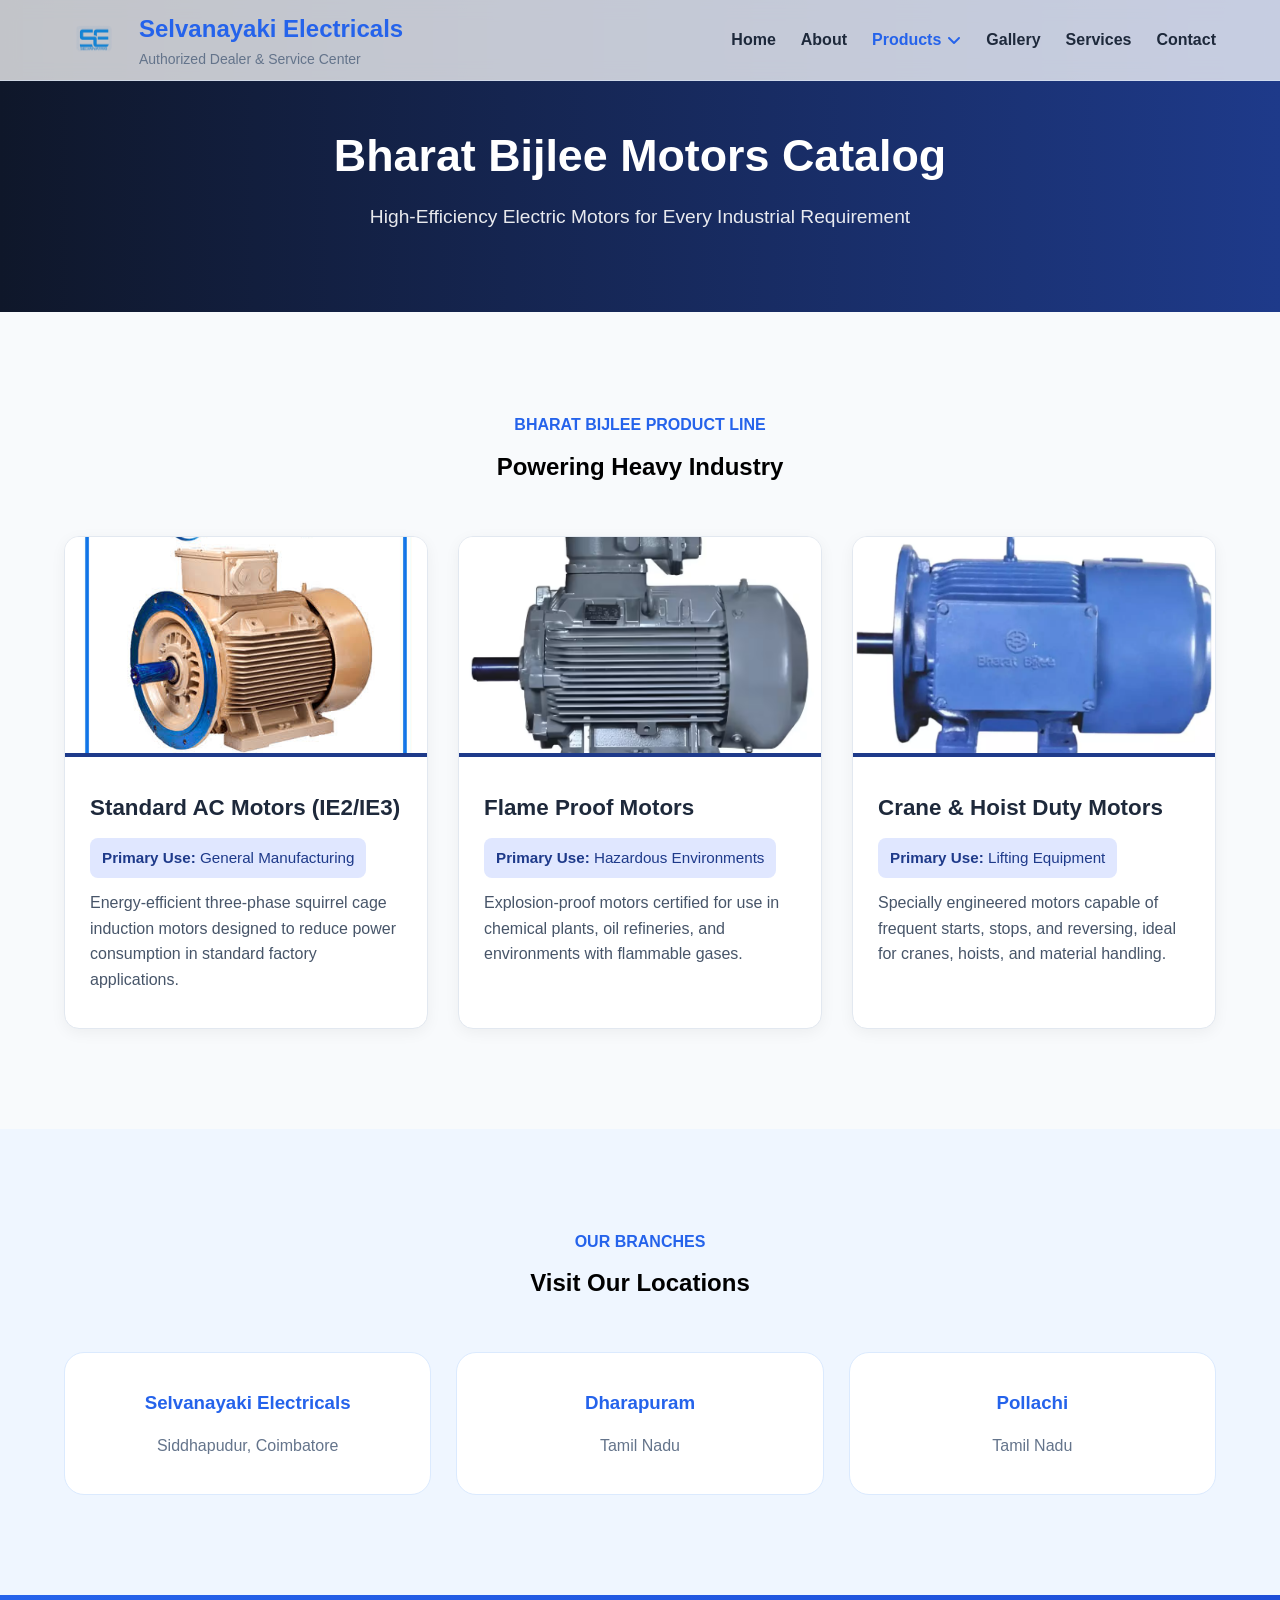
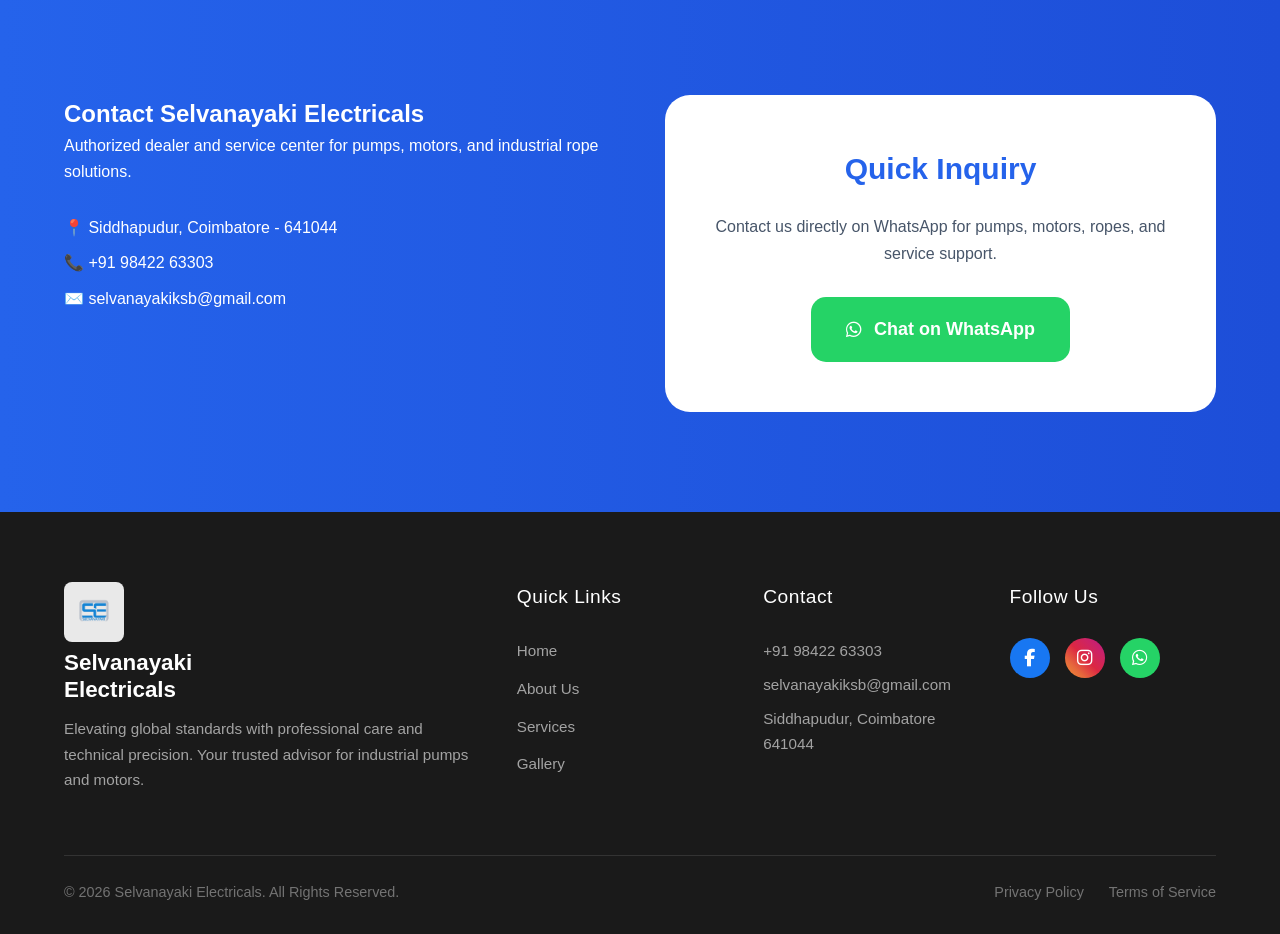
<file: bharat-bijlee.html>
<!DOCTYPE html>
<html lang="en">

<head>
    <meta charset="UTF-8" />
    <meta name="viewport" content="width=device-width, initial-scale=1.0" />
    <title>Bharat Bijlee Catalog - Selvanayaki Electricals</title>
    <link rel="stylesheet" href="https://cdnjs.cloudflare.com/ajax/libs/font-awesome/6.5.1/css/all.min.css">
    <link rel="stylesheet" href="style.css" />
</head>

<body>

    <header class="navbar">
        <div class="container nav-container">
            <a href="index.html" class="logo-section">
                <img src="logo.png" alt="Logo" class="logo">
                <div>
                    <h1>Selvanayaki Electricals</h1>
                    <p>Authorized Dealer & Service Center</p>
                </div>
            </a>

            <nav>
                <a href="index.html">Home</a>
                <a href="about.html">About</a>

                <div class="dropdown">
                    <button class="dropbtn" style="color: #2563eb;">Products <i
                            class="fa-solid fa-angle-down"></i></button>
                    <div class="dropdown-content">
                        <a href="ksb-pumps.html">KSB Pumps</a>
                        <a href="kirloskar-pumps.html">Kirloskar Pumps</a>
                        <a href="tufropes.html">Tufropes</a>
                        <a href="bharat-bijlee.html" style="color: #2563eb;">Bharat Bijlee</a>
                    </div>
                </div>

                <a href="gallery.html">Gallery</a>
                <a href="index.html#services">Services</a>
                <a href="index.html#contact">Contact</a>
            </nav>
        </div>
    </header>

    <section class="page-header"
        style="background: linear-gradient(to right, #0f172a, #1e3a8a); padding: 120px 20px 80px 20px; text-align: center; color: white;">
        <div class="container">
            <h1 style="font-size: 2.8rem; margin-bottom: 10px;">Bharat Bijlee Motors Catalog</h1>
            <p style="font-size: 1.2rem; opacity: 0.9;">High-Efficiency Electric Motors for Every Industrial Requirement
            </p>
        </div>
    </section>

    <section class="catalog-section section" style="background-color: #f8fafc;">
        <div class="container">

            <div class="center">
                <h4 class="section-title">Bharat Bijlee Product Line</h4>
                <h2>Powering Heavy Industry</h2>
            </div>

            <div class="catalog-grid"
                style="display: grid; grid-template-columns: repeat(auto-fit, minmax(280px, 1fr)); gap: 30px; margin-top: 40px;">

                <div class="catalog-card"
                    style="background: #ffffff; border-radius: 15px; overflow: hidden; box-shadow: 0 4px 15px rgba(0, 0, 0, 0.05); border: 1px solid #e2e8f0; transition: transform 0.3s ease;">
                    <img src="bb-ie3.jpg" alt="IE3 Motor" class="catalog-img"
                        style="width: 100%; height: 220px; object-fit: cover; border-bottom: 4px solid #1e3a8a;">
                    <div class="catalog-content" style="padding: 25px;">
                        <h3 style="color: #1e293b; font-size: 1.4rem; margin-bottom: 12px;">Standard AC Motors (IE2/IE3)
                        </h3>
                        <p class="primary-use"
                            style="color: #1e3a8a; font-size: 0.95rem; margin-bottom: 12px; background: #e0e7ff; padding: 8px 12px; border-radius: 8px; display: inline-block;">
                            <strong>Primary Use:</strong> General Manufacturing
                        </p>
                        <p style="color: #475569; font-size: 1rem; line-height: 1.6; margin-bottom: 10px;">
                            Energy-efficient three-phase squirrel cage induction motors designed to reduce power
                            consumption in standard factory applications.</p>
                    </div>
                </div>

                <div class="catalog-card"
                    style="background: #ffffff; border-radius: 15px; overflow: hidden; box-shadow: 0 4px 15px rgba(0, 0, 0, 0.05); border: 1px solid #e2e8f0; transition: transform 0.3s ease;">
                    <img src="bb-flameproof.jpg" alt="Flameproof Motor" class="catalog-img"
                        style="width: 100%; height: 220px; object-fit: cover; border-bottom: 4px solid #1e3a8a;">
                    <div class="catalog-content" style="padding: 25px;">
                        <h3 style="color: #1e293b; font-size: 1.4rem; margin-bottom: 12px;">Flame Proof Motors</h3>
                        <p class="primary-use"
                            style="color: #1e3a8a; font-size: 0.95rem; margin-bottom: 12px; background: #e0e7ff; padding: 8px 12px; border-radius: 8px; display: inline-block;">
                            <strong>Primary Use:</strong> Hazardous Environments
                        </p>
                        <p style="color: #475569; font-size: 1rem; line-height: 1.6; margin-bottom: 10px;">
                            Explosion-proof motors certified for use in chemical plants, oil refineries, and
                            environments with flammable gases.</p>
                    </div>
                </div>

                <div class="catalog-card"
                    style="background: #ffffff; border-radius: 15px; overflow: hidden; box-shadow: 0 4px 15px rgba(0, 0, 0, 0.05); border: 1px solid #e2e8f0; transition: transform 0.3s ease;">
                    <img src="bb-crane.jpg" alt="Crane Duty Motor" class="catalog-img"
                        style="width: 100%; height: 220px; object-fit: cover; border-bottom: 4px solid #1e3a8a;">
                    <div class="catalog-content" style="padding: 25px;">
                        <h3 style="color: #1e293b; font-size: 1.4rem; margin-bottom: 12px;">Crane & Hoist Duty Motors
                        </h3>
                        <p class="primary-use"
                            style="color: #1e3a8a; font-size: 0.95rem; margin-bottom: 12px; background: #e0e7ff; padding: 8px 12px; border-radius: 8px; display: inline-block;">
                            <strong>Primary Use:</strong> Lifting Equipment
                        </p>
                        <p style="color: #475569; font-size: 1rem; line-height: 1.6; margin-bottom: 10px;">Specially
                            engineered motors capable of frequent starts, stops, and reversing, ideal for cranes,
                            hoists, and material handling.</p>
                    </div>
                </div>

            </div>

        </div>
    </section>

    <section class="branches section">
        <div class="container">
            <div class="center">
                <h4 class="section-title">Our Branches</h4>
                <h2>Visit Our Locations</h2>
            </div>
            <div class="branch-grid">
                <a href="https://maps.app.goo.gl/rCfxSaP7ziq2GyUZA" target="_blank" class="branch-card">
                    <h3>Selvanayaki Electricals</h3>
                    <p>Siddhapudur, Coimbatore</p>
                </a>
                <a href="https://maps.app.goo.gl/gUfAp7r7i9JsbpQZ8" target="_blank" class="branch-card">
                    <h3>Dharapuram</h3>
                    <p>Tamil Nadu</p>
                </a>
                <a href="https://maps.app.goo.gl/pfpWYkWPwXhq5f8z7?g_st=ac" target="_blank" class="branch-card">
                    <h3>Pollachi</h3>
                    <p>Tamil Nadu</p>
                </a>
            </div>
        </div>
    </section>

    <section class="contact section" id="contact">
        <div class="container contact-grid">
            <div>
                <h2>Contact Selvanayaki Electricals</h2>
                <p>Authorized dealer and service center for pumps, motors, and industrial rope solutions.</p>
                <div class="contact-info">
                    <p>📍 Siddhapudur, Coimbatore - 641044</p>
                    <p>📞 +91 98422 63303</p>
                    <p>✉️ selvanayakiksb@gmail.com</p>
                </div>
            </div>
            <div class="whatsapp-box">
                <h3>Quick Inquiry</h3>
                <p>Contact us directly on WhatsApp for pumps, motors, ropes, and service support.</p>
                <a href="https://wa.me/919842263303" target="_blank" class="whatsapp-btn">
                    <i class="fab fa-whatsapp"></i> Chat on WhatsApp
                </a>
            </div>
        </div>
    </section>

    <footer class="dark-footer">
        <div class="container footer-top">

            <div class="footer-col brand-col">
                <a href="index.html" class="footer-logo-section">
                    <img src="logo.png" alt="Logo" class="footer-logo">
                    <div>
                        <h2>Selvanayaki<br>Electricals</h2>
                    </div>
                </a>
                <p>Elevating global standards with professional care and technical precision. Your trusted advisor for
                    industrial pumps and motors.</p>
            </div>

            <div class="footer-col links-col">
                <h3>Quick Links</h3>
                <ul>
                    <li><a href="index.html">Home</a></li>
                    <li><a href="about.html">About Us</a></li>
                    <li><a href="#services">Services</a></li>
                    <li><a href="gallery.html">Gallery</a></li>
                </ul>
            </div>

            <div class="footer-col contact-col">
                <h3>Contact</h3>
                <p>+91 98422 63303</p>
                <p>selvanayakiksb@gmail.com</p>
                <p>Siddhapudur, Coimbatore 641044</p>
            </div>

            <div class="footer-col social-col">
                <h3>Follow Us</h3>
                <div class="social-icons">
                    <a href="https://www.facebook.com/61577812341971" target="_blank" class="facebook"><i
                            class="fab fa-facebook-f"></i></a>
                    <a href="https://www.instagram.com/selvanayakigroups/" target="_blank" class="instagram"><i
                            class="fab fa-instagram"></i></a>
                    <a href="https://wa.me/919842263303" target="_blank" class="whatsapp"><i
                            class="fab fa-whatsapp"></i></a>
                </div>
            </div>

        </div>

        <div class="container">
            <hr class="footer-divider">
        </div>

        <div class="container footer-bottom">
            <p>© 2026 Selvanayaki Electricals. All Rights Reserved.</p>
            <div class="footer-legal">
                <a href="#">Privacy Policy</a>
                <a href="#">Terms of Service</a>
            </div>
        </div>
    </footer>

    <script src="script.js"></script>

</body>

</html>
</file>
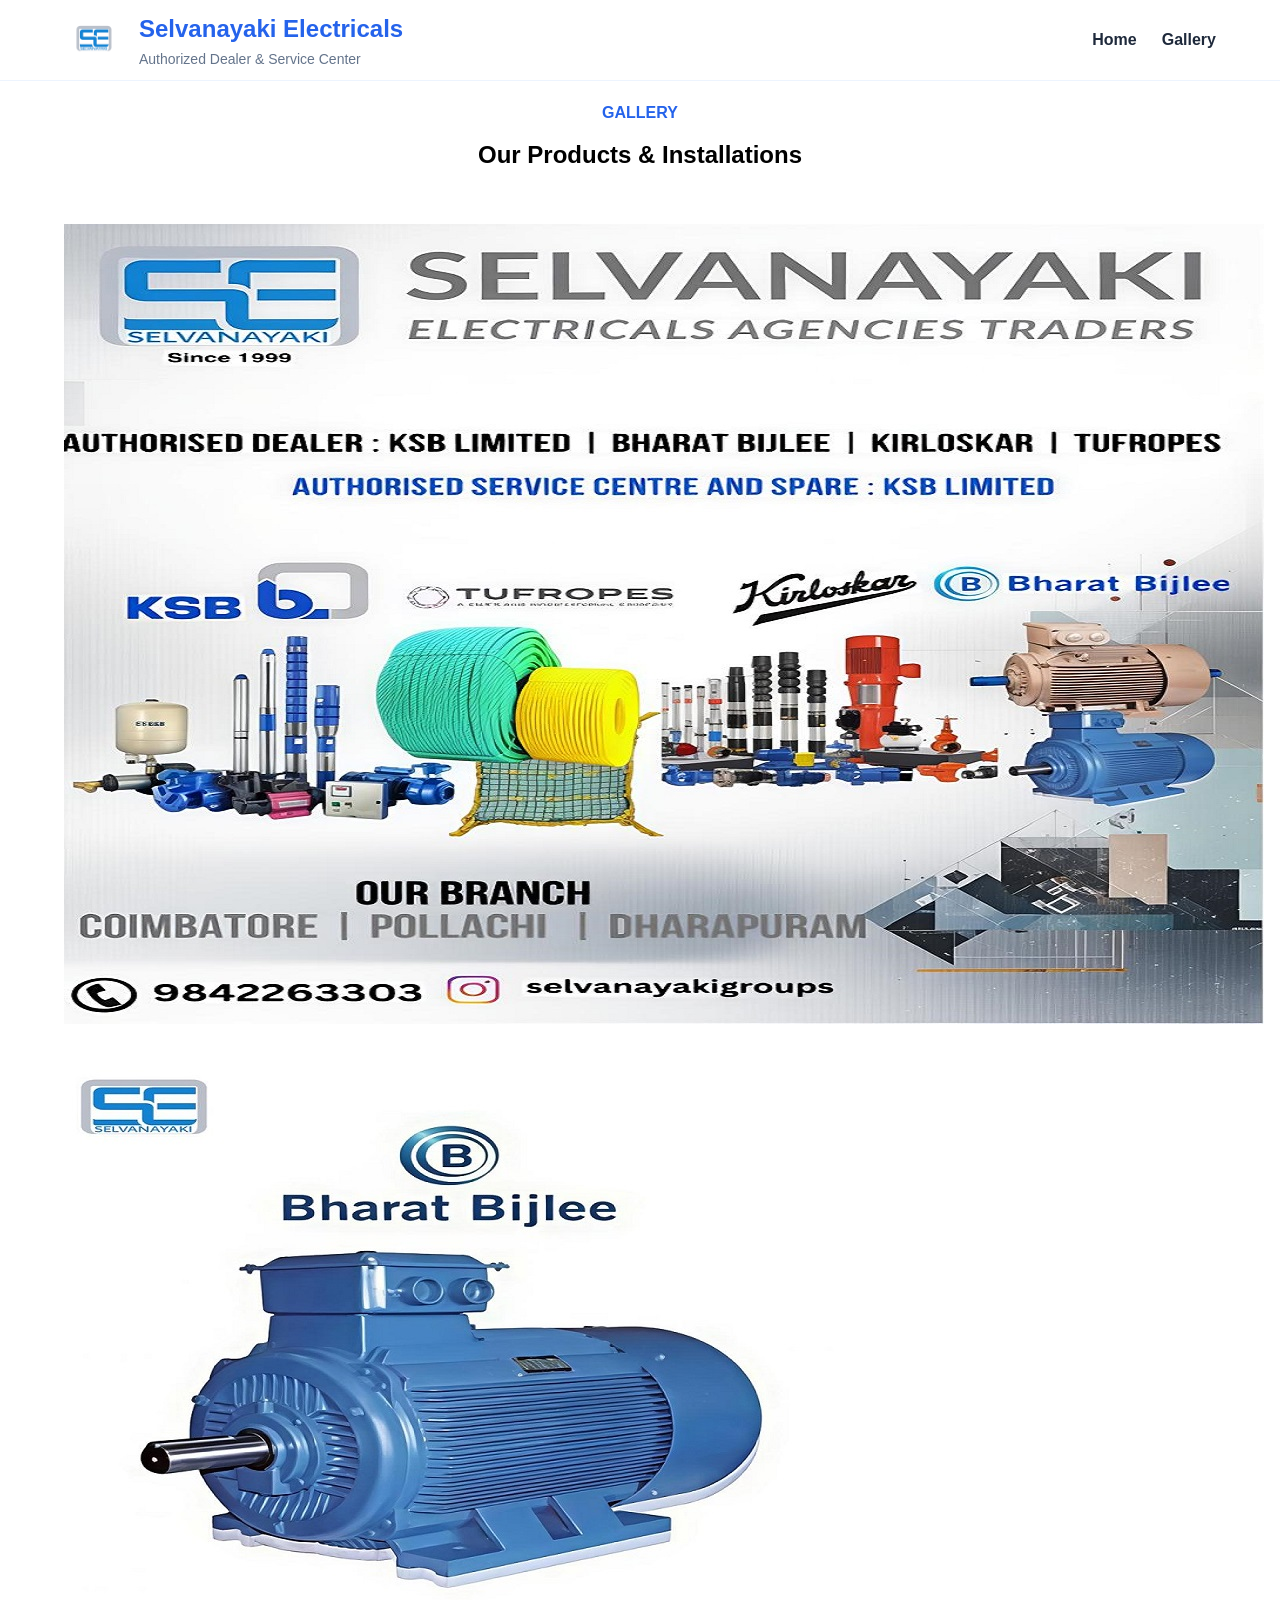
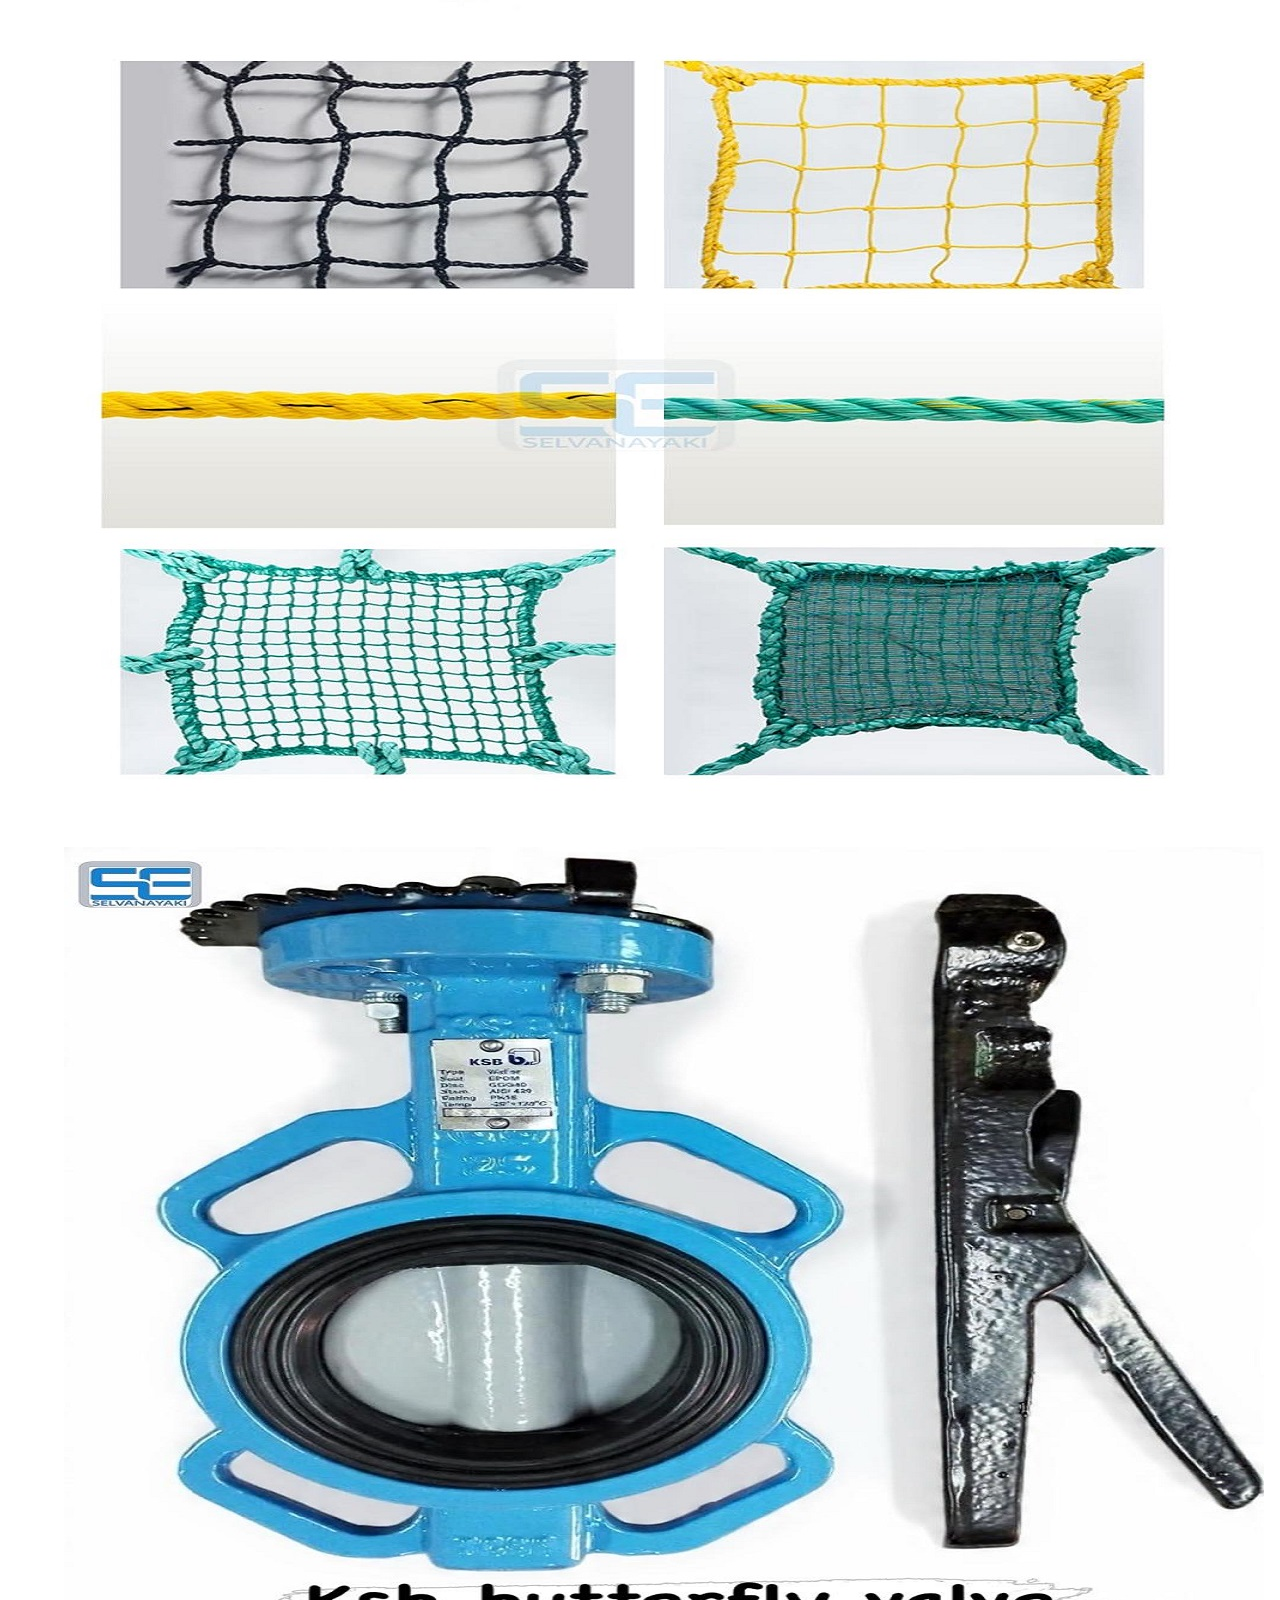
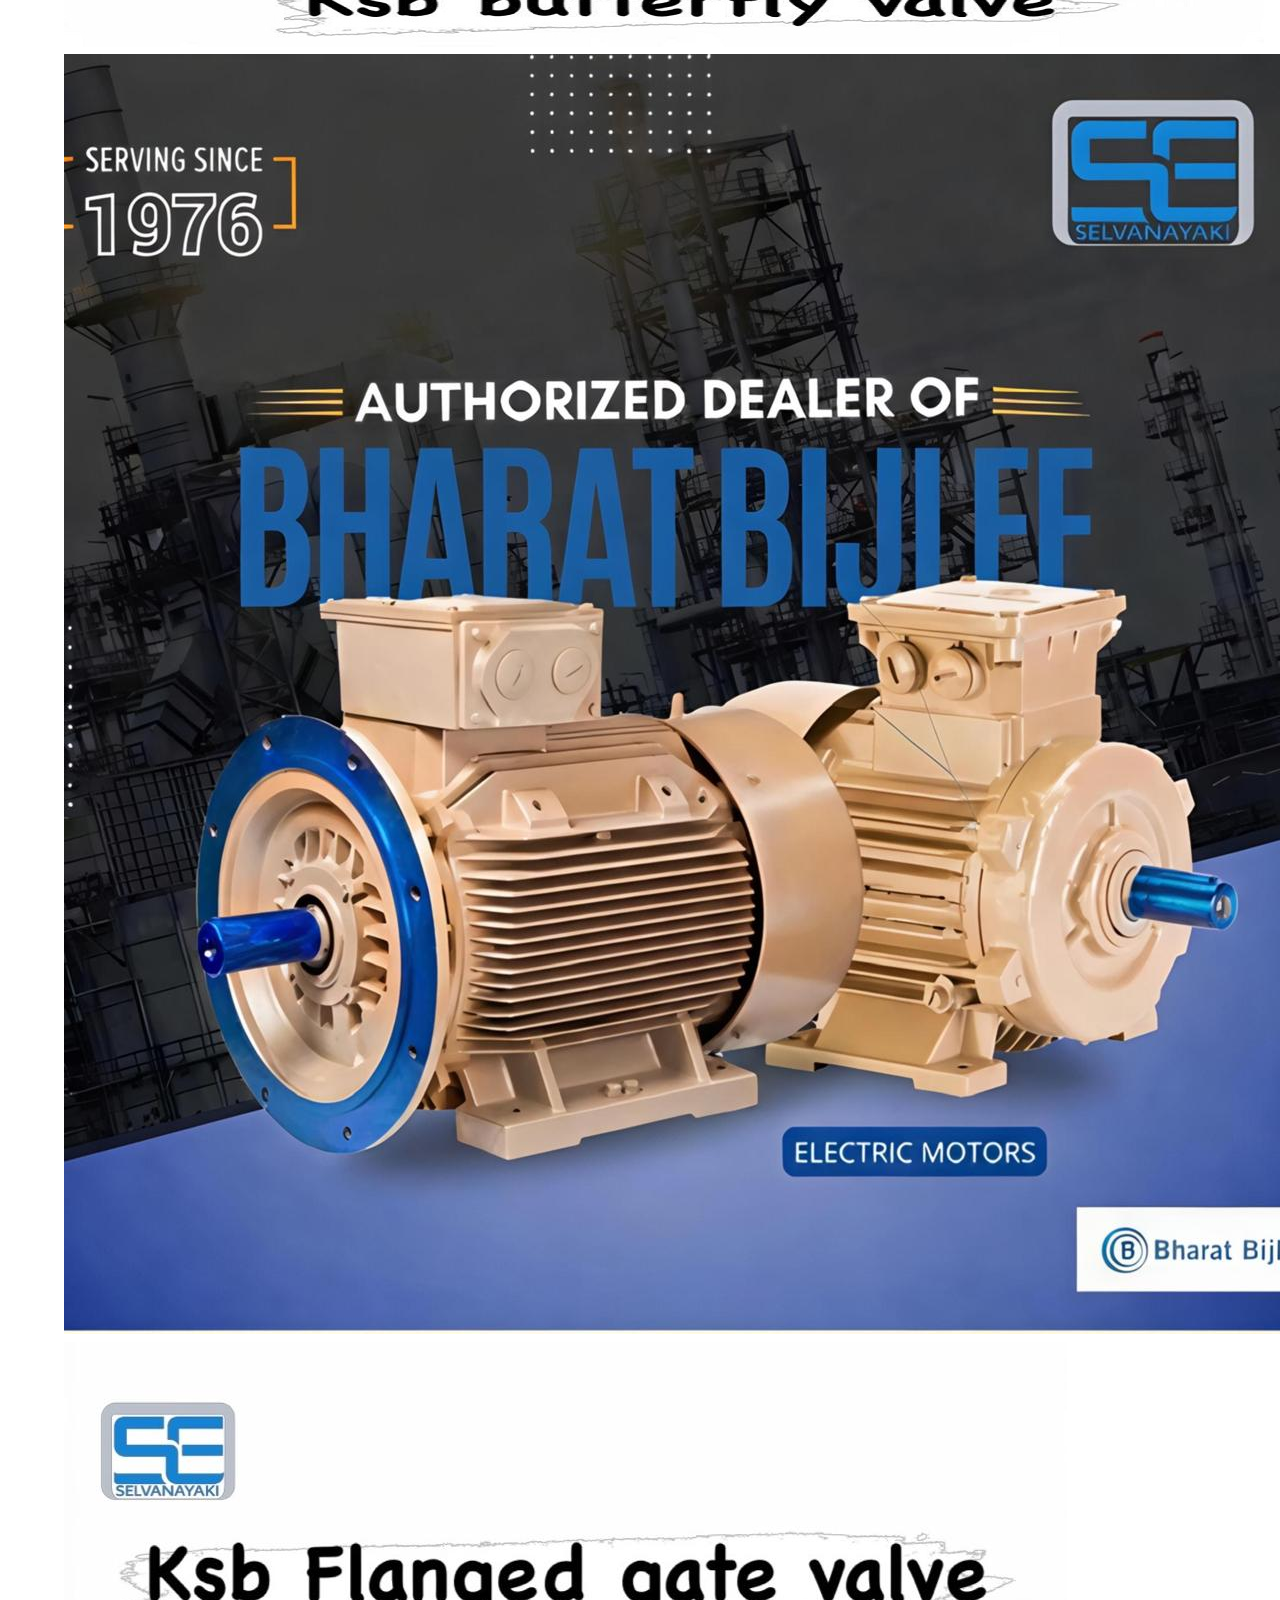
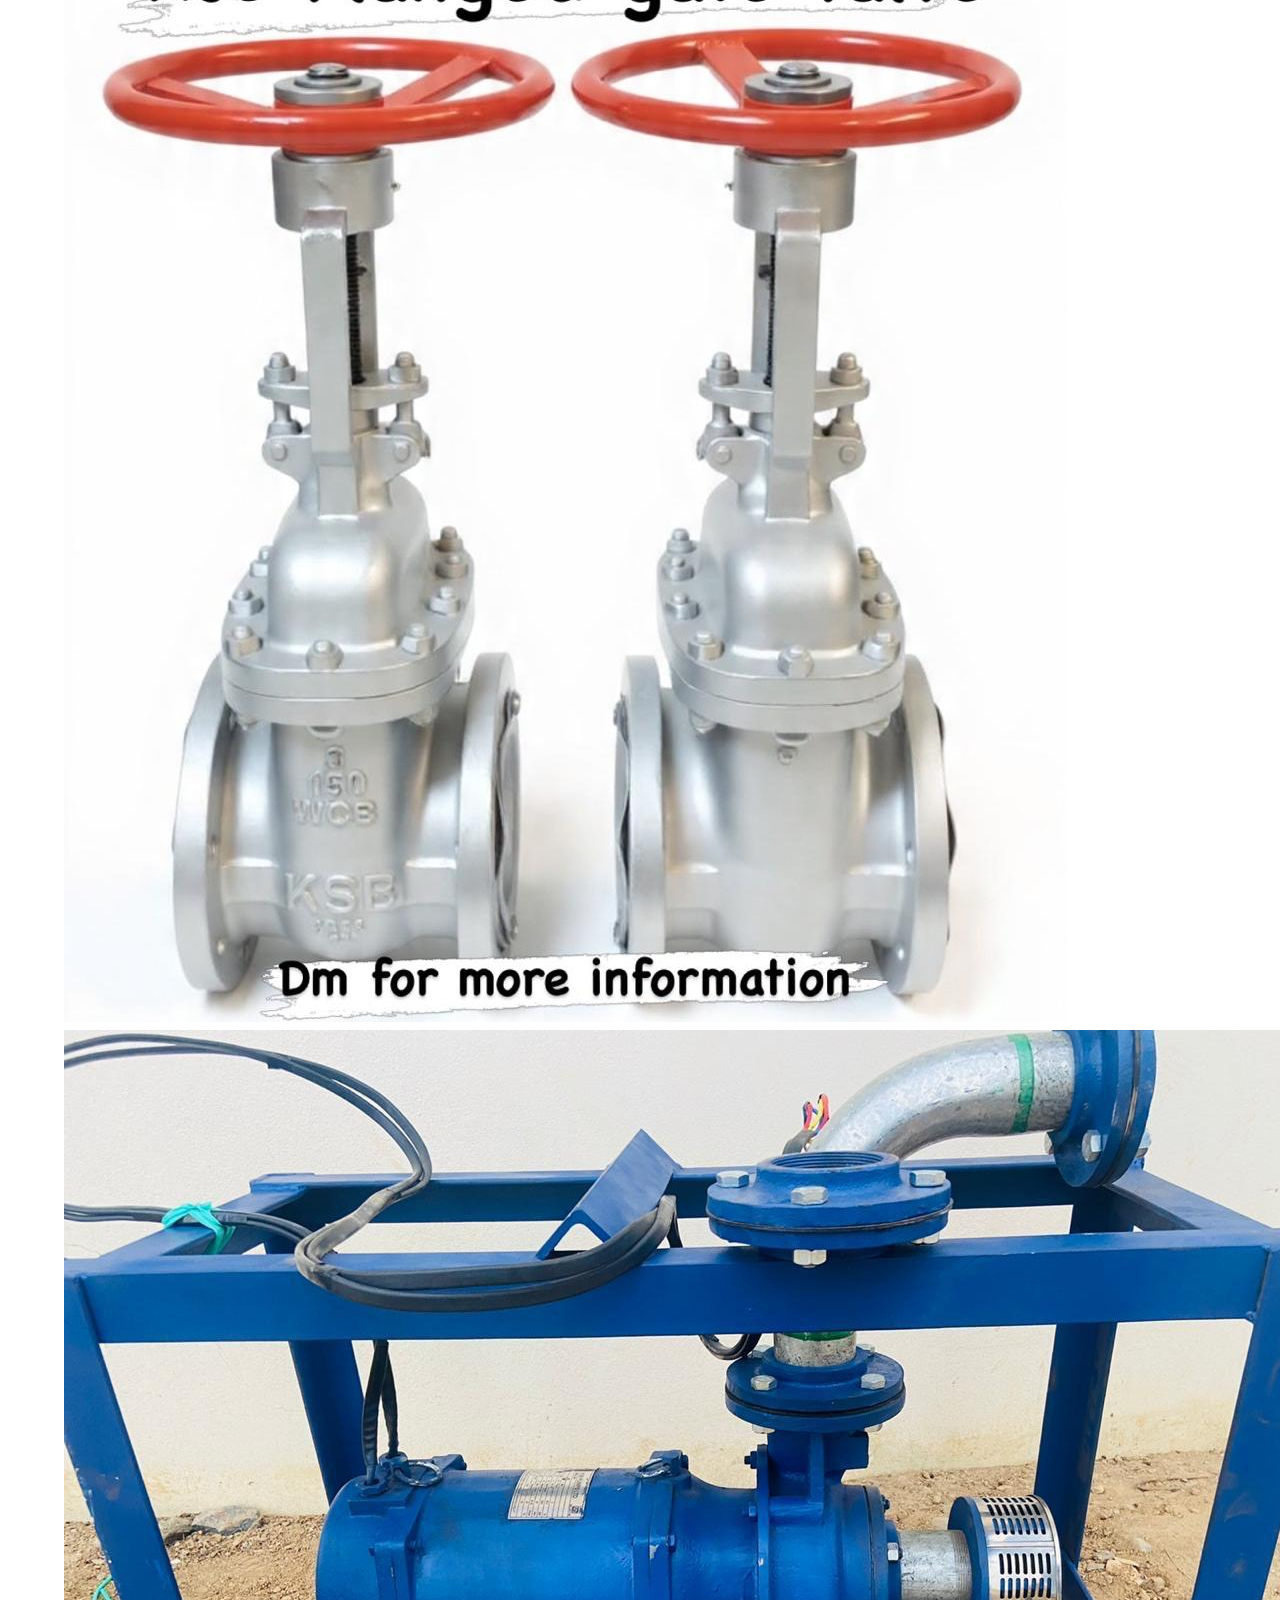
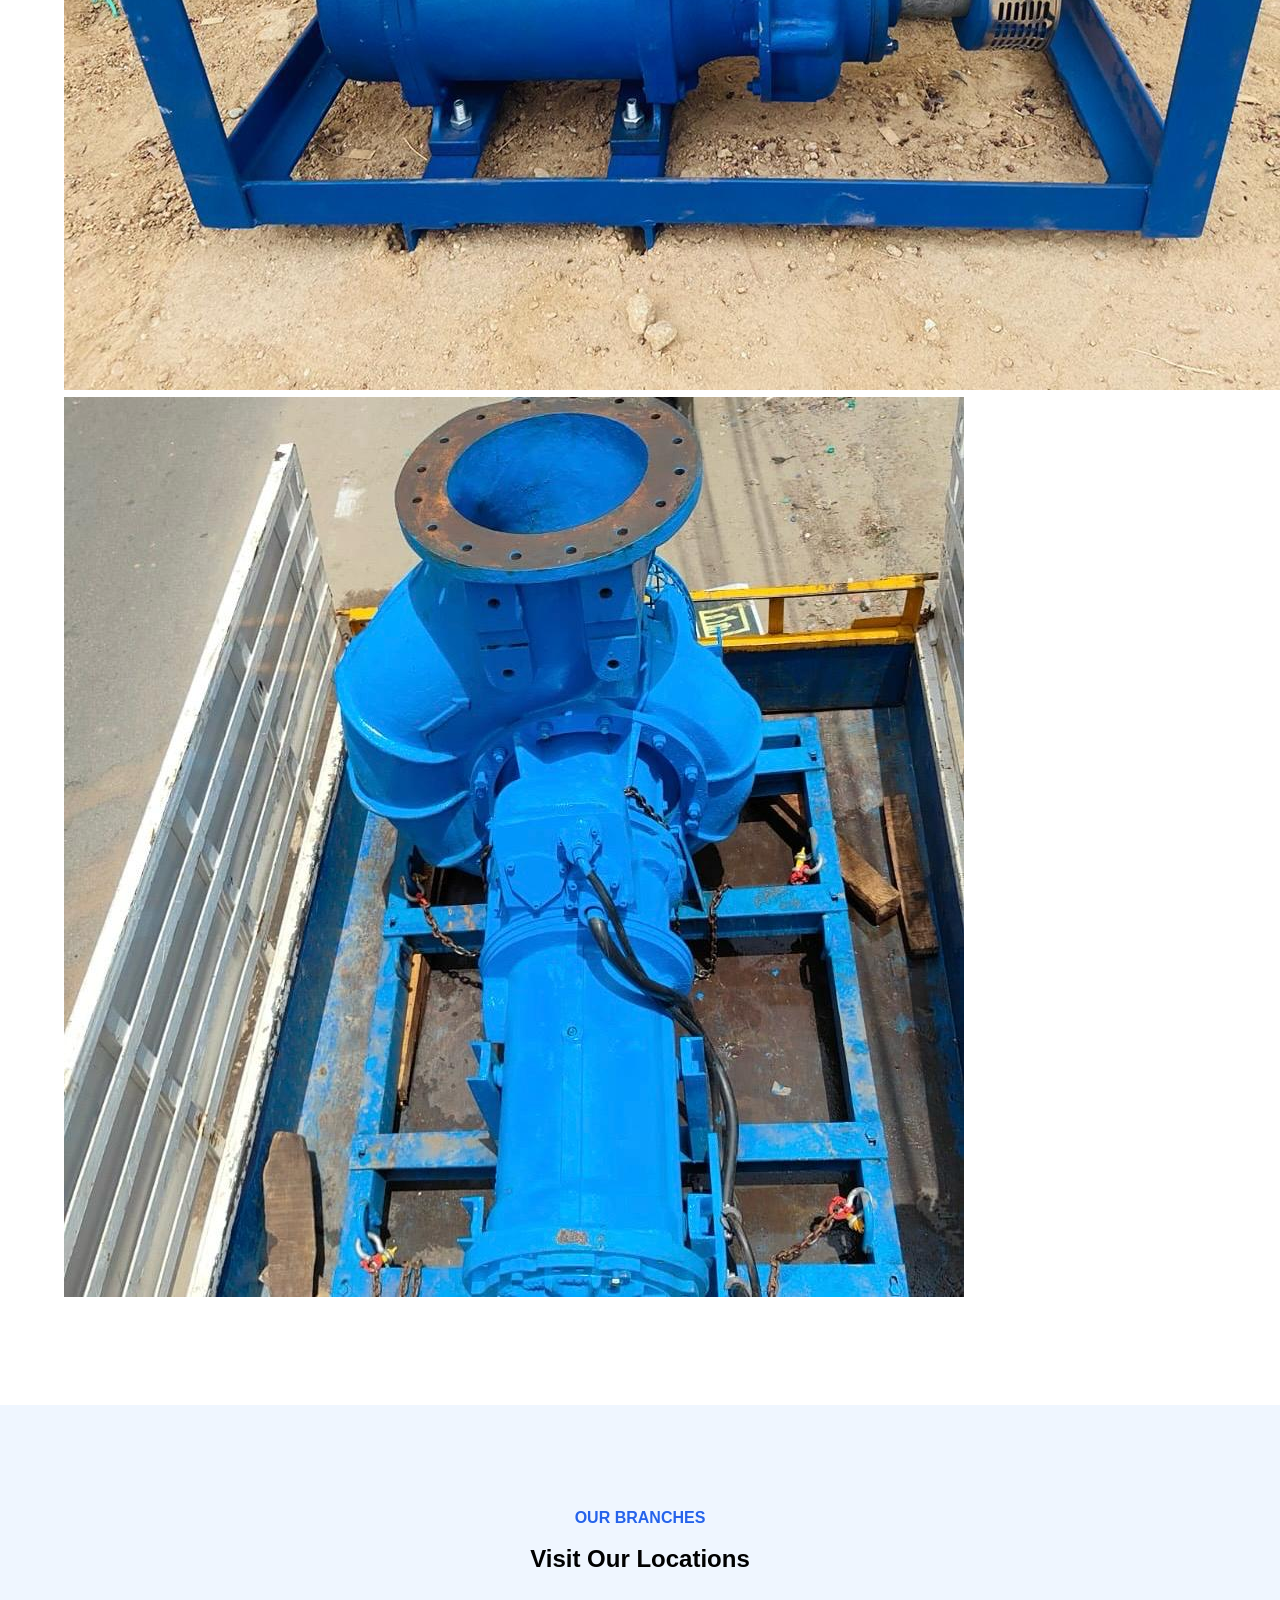
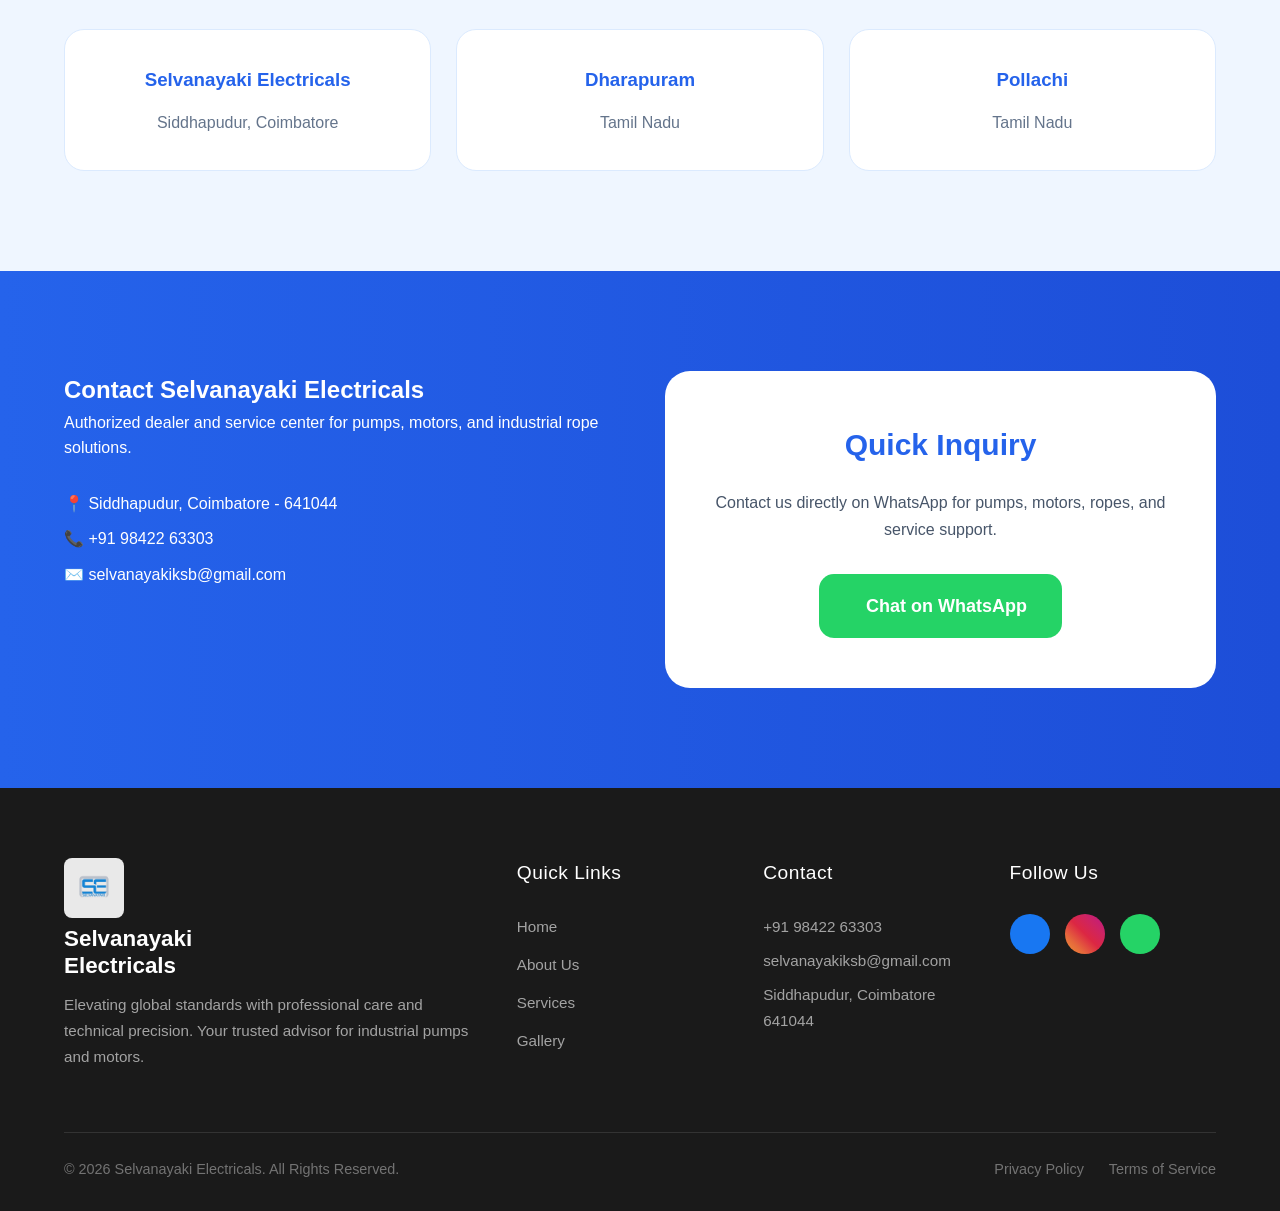
<file: gallery.html>
<!DOCTYPE html>
<html lang="en">

<head>
  <meta charset="UTF-8">
  <meta name="viewport" content="width=device-width, initial-scale=1.0">

  <title>Gallery - Selvanayaki Electricals</title>

  <link rel="stylesheet" href="style.css">
</head>

<body>

  <!-- Navbar -->
  <header class="navbar">
    <div class="container nav-container">

      <a href="index.html" class="logo-section">

        <img src="logo.png" alt="Logo" class="logo">

        <div>
          <h1>Selvanayaki Electricals</h1>
          <p>Authorized Dealer & Service Center</p>
        </div>

      </a>

      <nav>
        <a href="index.html">Home</a>
        <a href="gallery.html">Gallery</a>
      </nav>

    </div>
  </header>

  <!-- Gallery Section -->

  <section class="gallery-page section">

    <div class="container">

      <div class="center">
        <h4 class="section-title">Gallery</h4>
        <h2>Our Products & Installations</h2>
      </div>

      <div class="gallery-grid">

        <div class="gallery-item">
          <img src="gallery1.jpg" alt="KSB pump installation">
        </div>

        <div class="gallery-item">
          <img src="gallery2.jpg" alt="Bharat Bijlee motor">
        </div>

        <div class="gallery-item">
          <img src="gallery3.jpg" alt="Industrial equipment service">
        </div>

        <div class="gallery-item">
          <img src="gallery4.jpg" alt="Tufrope products">
        </div>

        <div class="gallery-item">
          <img src="gallery5.jpg" alt="Pump servicing">
        </div>

        <div class="gallery-item">
          <img src="gallery6.jpg" alt="Motor repair">
        </div>

        <div class="gallery-item">
          <img src="gallery7.jpg" alt="Industrial installation">
        </div>

        <div class="gallery-item">
          <img src="gallery8.jpg" alt="Equipment display">
        </div>

      </div>

    </div>

  </section>
  <section class="branches section">
    <div class="container">
      <div class="center">
        <h4 class="section-title">Our Branches</h4>
        <h2>Visit Our Locations</h2>
      </div>
      <div class="branch-grid">
        <a href="https://maps.app.goo.gl/rCfxSaP7ziq2GyUZA" target="_blank" class="branch-card">
          <h3>Selvanayaki Electricals</h3>
          <p>Siddhapudur, Coimbatore</p>
        </a>
        <a href="https://maps.app.goo.gl/gUfAp7r7i9JsbpQZ8" target="_blank" class="branch-card">
          <h3>Dharapuram</h3>
          <p>Tamil Nadu</p>
        </a>
        <a href="https://maps.app.goo.gl/pfpWYkWPwXhq5f8z7?g_st=ac" target="_blank" class="branch-card">
          <h3>Pollachi</h3>
          <p>Tamil Nadu</p>
        </a>
      </div>
    </div>
  </section>

  <section class="contact section" id="contact">
    <div class="container contact-grid">
      <div>
        <h2>Contact Selvanayaki Electricals</h2>
        <p>Authorized dealer and service center for pumps, motors, and industrial rope solutions.</p>
        <div class="contact-info">
          <p>📍 Siddhapudur, Coimbatore - 641044</p>
          <p>📞 +91 98422 63303</p>
          <p>✉️ selvanayakiksb@gmail.com</p>
        </div>
      </div>
      <div class="whatsapp-box">
        <h3>Quick Inquiry</h3>
        <p>Contact us directly on WhatsApp for pumps, motors, ropes, and service support.</p>
        <a href="https://wa.me/919842263303" target="_blank" class="whatsapp-btn">
          <i class="fab fa-whatsapp"></i> Chat on WhatsApp
        </a>
      </div>
    </div>
  </section>

  <footer class="dark-footer">
    <div class="container footer-top">

      <div class="footer-col brand-col">
        <a href="index.html" class="footer-logo-section">
          <img src="logo.png" alt="Logo" class="footer-logo">
          <div>
            <h2>Selvanayaki<br>Electricals</h2>
          </div>
        </a>
        <p>Elevating global standards with professional care and technical precision. Your trusted advisor for
          industrial pumps and motors.</p>
      </div>

      <div class="footer-col links-col">
        <h3>Quick Links</h3>
        <ul>
          <li><a href="index.html">Home</a></li>
          <li><a href="about.html">About Us</a></li>
          <li><a href="#services">Services</a></li>
          <li><a href="gallery.html">Gallery</a></li>
        </ul>
      </div>

      <div class="footer-col contact-col">
        <h3>Contact</h3>
        <p>+91 98422 63303</p>
        <p>selvanayakiksb@gmail.com</p>
        <p>Siddhapudur, Coimbatore 641044</p>
      </div>

      <div class="footer-col social-col">
        <h3>Follow Us</h3>
        <div class="social-icons">
          <a href="https://www.facebook.com/61577812341971" target="_blank" class="facebook"><i
              class="fab fa-facebook-f"></i></a>
          <a href="https://www.instagram.com/selvanayakigroups/" target="_blank" class="instagram"><i
              class="fab fa-instagram"></i></a>
          <a href="https://wa.me/919842263303" target="_blank" class="whatsapp"><i class="fab fa-whatsapp"></i></a>
        </div>
      </div>

    </div>

    <div class="container">
      <hr class="footer-divider">
    </div>

    <div class="container footer-bottom">
      <p>© 2026 Selvanayaki Electricals. All Rights Reserved.</p>
      <div class="footer-legal">
        <a href="#">Privacy Policy</a>
        <a href="#">Terms of Service</a>
      </div>
    </div>
  </footer>

  <script src="script.js"></script>

</body>

</html>
</file>
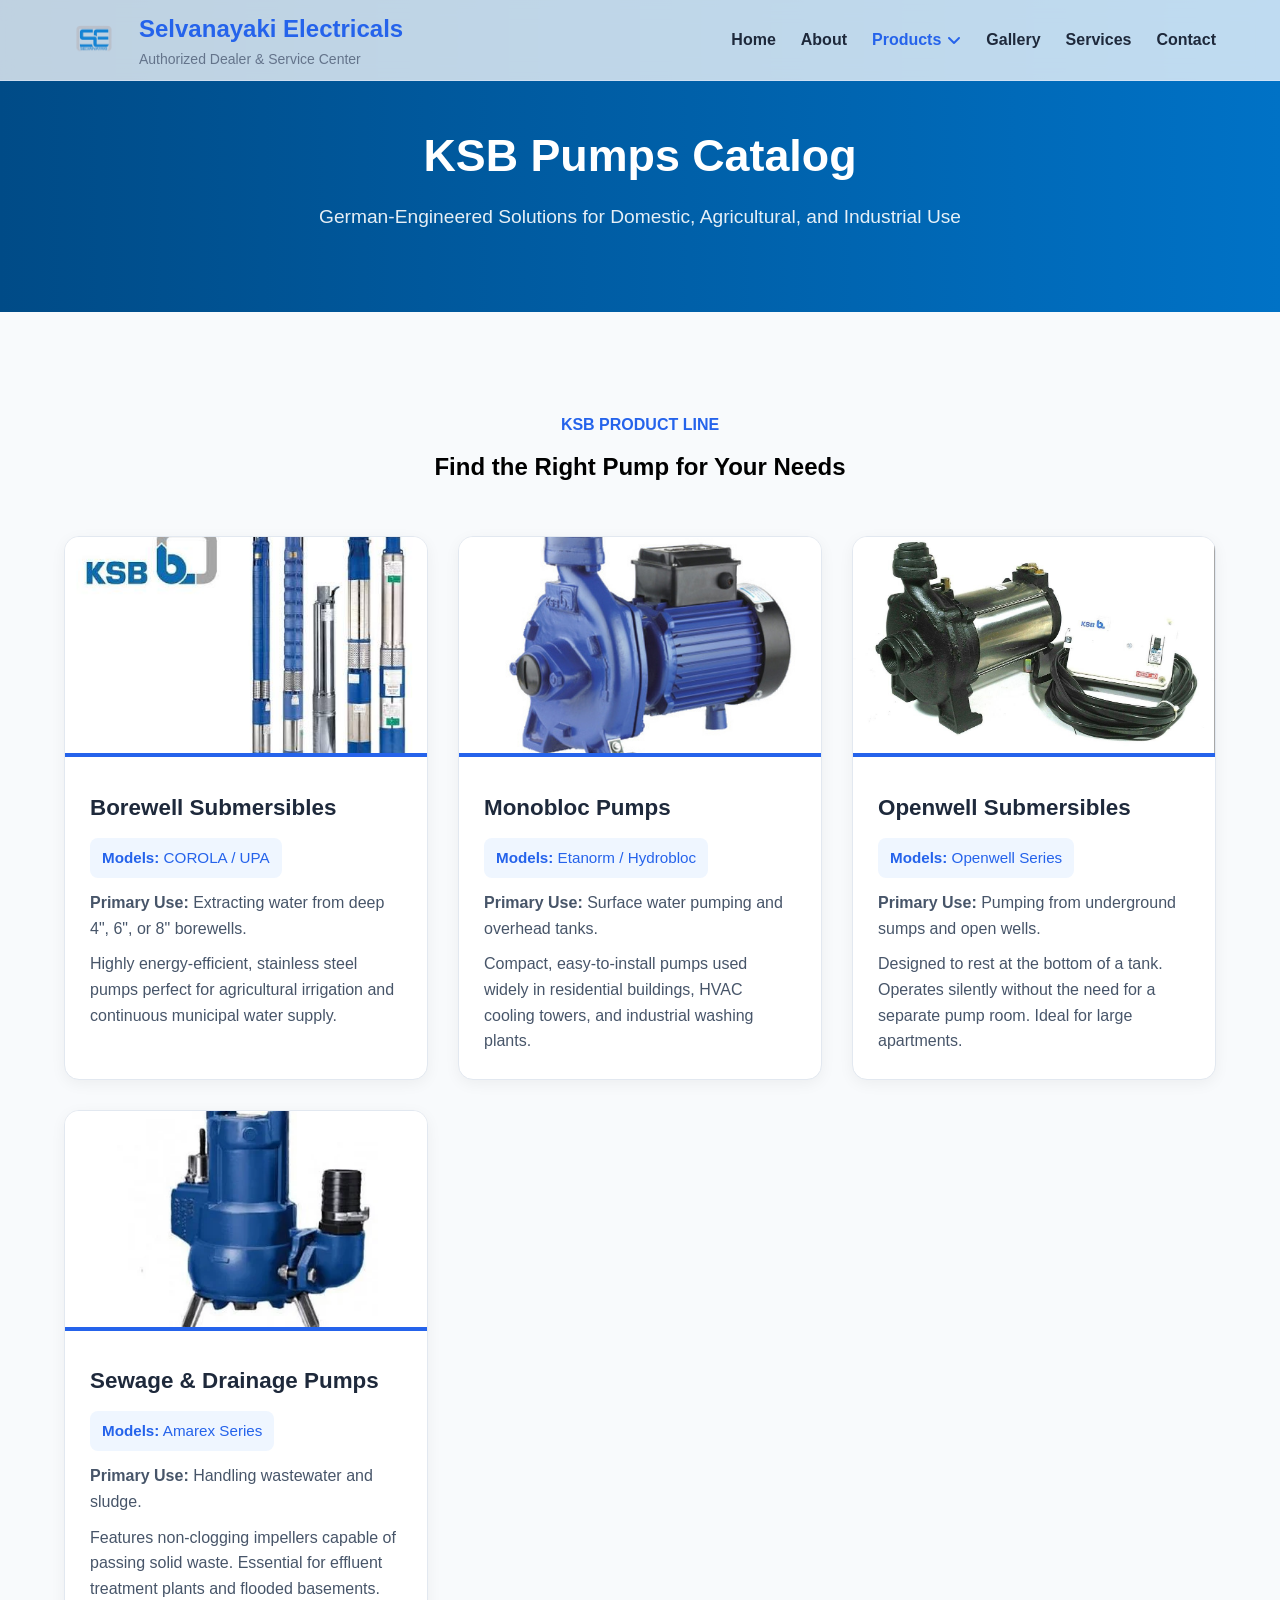
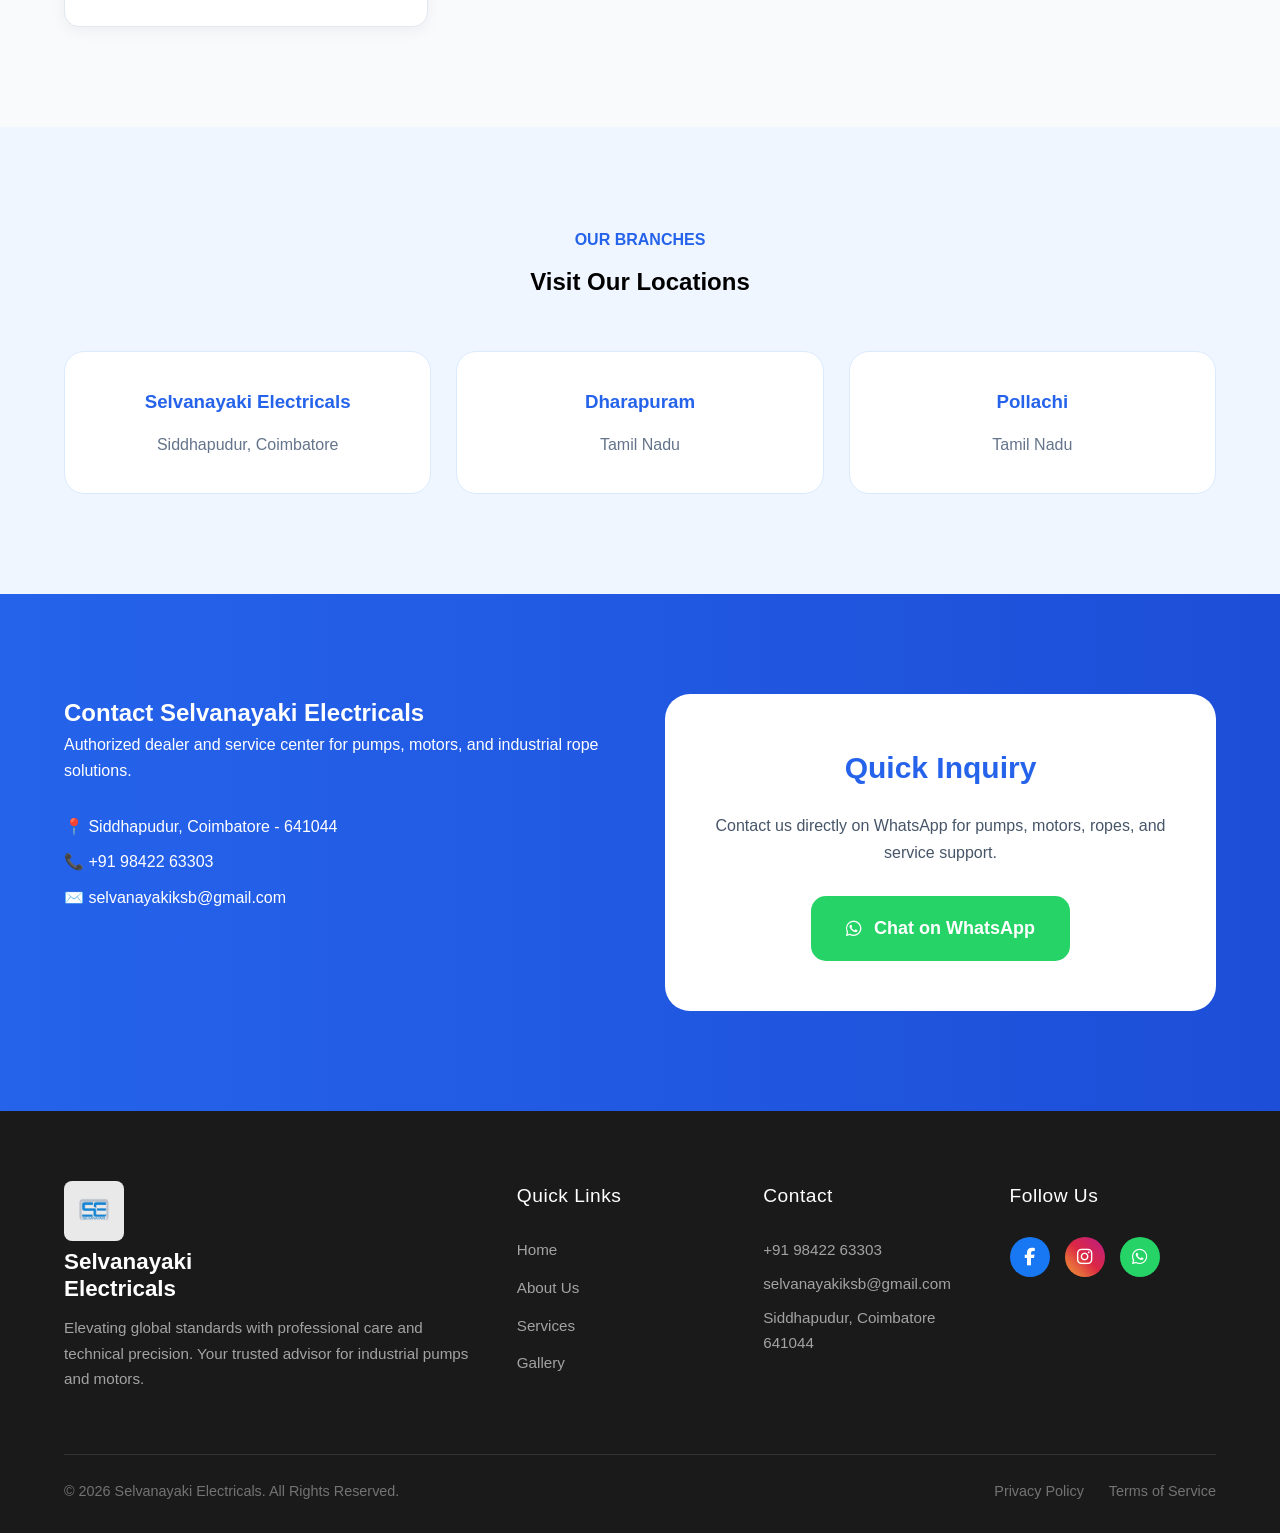
<file: ksb-pumps.html>
<!DOCTYPE html>
<html lang="en">

<head>
    <meta charset="UTF-8" />
    <meta name="viewport" content="width=device-width, initial-scale=1.0" />
    <title>KSB Pumps Catalog - Selvanayaki Electricals</title>
    <link rel="stylesheet" href="https://cdnjs.cloudflare.com/ajax/libs/font-awesome/6.5.1/css/all.min.css">
    <link rel="stylesheet" href="style.css" />
</head>

<body>

    <header class="navbar">
        <div class="container nav-container">
            <a href="index.html" class="logo-section">
                <img src="logo.png" alt="Logo" class="logo">
                <div>
                    <h1>Selvanayaki Electricals</h1>
                    <p>Authorized Dealer & Service Center</p>
                </div>
            </a>

            <nav>
                <a href="index.html">Home</a>
                <a href="about.html">About</a>

                <div class="dropdown">
                    <button class="dropbtn" style="color: #2563eb;">Products <i
                            class="fa-solid fa-angle-down"></i></button>
                    <div class="dropdown-content">

                        <a href="ksb-pumps.html">KSB Pumps</a>
                        <a href="kirloskar-pumps.html">Kirloskar Pumps</a>
                        <a href="tufropes.html">Tufropes</a>
                        <a href="bharat-bijlee.html">Bharat Bijlee</a>
                    </div>
                </div>

                <a href="gallery.html">Gallery</a>
                <a href="index.html#services">Services</a>
                <a href="index.html#contact">Contact</a>
            </nav>
        </div>
    </header>

    <section class="page-header"
        style="background: linear-gradient(to right, #004b87, #0072c6); padding: 120px 20px 80px 20px; text-align: center; color: white;">
        <div class="container">
            <h1 style="font-size: 2.8rem; margin-bottom: 10px;">KSB Pumps Catalog</h1>
            <p style="font-size: 1.2rem; opacity: 0.9;">German-Engineered Solutions for Domestic, Agricultural, and
                Industrial Use</p>
        </div>
    </section>

    <section class="catalog-section section" style="background-color: #f8fafc;">
        <div class="container">

            <div class="center">
                <h4 class="section-title">KSB Product Line</h4>
                <h2>Find the Right Pump for Your Needs</h2>
            </div>

            <div class="catalog-grid"
                style="display: grid; grid-template-columns: repeat(auto-fit, minmax(280px, 1fr)); gap: 30px; margin-top: 40px;">

                <div class="catalog-card" id="borewell"
                    style="background: #ffffff; border-radius: 15px; overflow: hidden; box-shadow: 0 4px 15px rgba(0, 0, 0, 0.05); border: 1px solid #e2e8f0; transition: transform 0.3s ease;">
                    <img src="ksb-submersible.jpg" alt="KSB COROLA Submersible Pump" class="catalog-img"
                        style="width: 100%; height: 220px; object-fit: cover; border-bottom: 4px solid #2563eb;">
                    <div class="catalog-content" style="padding: 25px;">
                        <h3 style="color: #1e293b; font-size: 1.4rem; margin-bottom: 12px;">Borewell Submersibles</h3>
                        <p class="primary-use"
                            style="color: #2563eb; font-size: 0.95rem; margin-bottom: 12px; background: #eff6ff; padding: 8px 12px; border-radius: 8px; display: inline-block;">
                            <strong>Models:</strong> COROLA / UPA
                        </p>
                        <p style="color: #475569; font-size: 1rem; line-height: 1.6; margin-bottom: 10px;">
                            <strong>Primary Use:</strong> Extracting water from deep 4", 6", or 8" borewells.
                        </p>
                        <p style="color: #475569; font-size: 1rem; line-height: 1.6;">Highly energy-efficient, stainless
                            steel pumps perfect for agricultural irrigation and continuous municipal water supply.</p>
                    </div>
                </div>

                <div class="catalog-card" id="monobloc"
                    style="background: #ffffff; border-radius: 15px; overflow: hidden; box-shadow: 0 4px 15px rgba(0, 0, 0, 0.05); border: 1px solid #e2e8f0; transition: transform 0.3s ease;">
                    <img src="ksb-monobloc.jpg" alt="KSB Etanorm Monobloc" class="catalog-img"
                        style="width: 100%; height: 220px; object-fit: cover; border-bottom: 4px solid #2563eb;">
                    <div class="catalog-content" style="padding: 25px;">
                        <h3 style="color: #1e293b; font-size: 1.4rem; margin-bottom: 12px;">Monobloc Pumps</h3>
                        <p class="primary-use"
                            style="color: #2563eb; font-size: 0.95rem; margin-bottom: 12px; background: #eff6ff; padding: 8px 12px; border-radius: 8px; display: inline-block;">
                            <strong>Models:</strong> Etanorm / Hydrobloc
                        </p>
                        <p style="color: #475569; font-size: 1rem; line-height: 1.6; margin-bottom: 10px;">
                            <strong>Primary Use:</strong> Surface water pumping and overhead tanks.
                        </p>
                        <p style="color: #475569; font-size: 1rem; line-height: 1.6;">Compact, easy-to-install pumps
                            used widely in residential buildings, HVAC cooling towers, and industrial washing plants.
                        </p>
                    </div>
                </div>

                <div class="catalog-card" id="openwell"
                    style="background: #ffffff; border-radius: 15px; overflow: hidden; box-shadow: 0 4px 15px rgba(0, 0, 0, 0.05); border: 1px solid #e2e8f0; transition: transform 0.3s ease;">
                    <img src="ksb-openwell.jpg" alt="KSB Openwell Pump" class="catalog-img"
                        style="width: 100%; height: 220px; object-fit: cover; border-bottom: 4px solid #2563eb;">
                    <div class="catalog-content" style="padding: 25px;">
                        <h3 style="color: #1e293b; font-size: 1.4rem; margin-bottom: 12px;">Openwell Submersibles</h3>
                        <p class="primary-use"
                            style="color: #2563eb; font-size: 0.95rem; margin-bottom: 12px; background: #eff6ff; padding: 8px 12px; border-radius: 8px; display: inline-block;">
                            <strong>Models:</strong> Openwell Series
                        </p>
                        <p style="color: #475569; font-size: 1rem; line-height: 1.6; margin-bottom: 10px;">
                            <strong>Primary Use:</strong> Pumping from underground sumps and open wells.
                        </p>
                        <p style="color: #475569; font-size: 1rem; line-height: 1.6;">Designed to rest at the bottom of
                            a tank. Operates silently without the need for a separate pump room. Ideal for large
                            apartments.</p>
                    </div>
                </div>

                <div class="catalog-card" id="sewage"
                    style="background: #ffffff; border-radius: 15px; overflow: hidden; box-shadow: 0 4px 15px rgba(0, 0, 0, 0.05); border: 1px solid #e2e8f0; transition: transform 0.3s ease;">
                    <img src="ksb-sewage.jpg" alt="KSB Amarex Sewage Pump" class="catalog-img"
                        style="width: 100%; height: 220px; object-fit: cover; border-bottom: 4px solid #2563eb;">
                    <div class="catalog-content" style="padding: 25px;">
                        <h3 style="color: #1e293b; font-size: 1.4rem; margin-bottom: 12px;">Sewage & Drainage Pumps</h3>
                        <p class="primary-use"
                            style="color: #2563eb; font-size: 0.95rem; margin-bottom: 12px; background: #eff6ff; padding: 8px 12px; border-radius: 8px; display: inline-block;">
                            <strong>Models:</strong> Amarex Series
                        </p>
                        <p style="color: #475569; font-size: 1rem; line-height: 1.6; margin-bottom: 10px;">
                            <strong>Primary Use:</strong> Handling wastewater and sludge.
                        </p>
                        <p style="color: #475569; font-size: 1rem; line-height: 1.6;">Features non-clogging impellers
                            capable of passing solid waste. Essential for effluent treatment plants and flooded
                            basements.</p>
                    </div>
                </div>

            </div>

        </div>
    </section>

    <section class="branches section">
        <div class="container">
            <div class="center">
                <h4 class="section-title">Our Branches</h4>
                <h2>Visit Our Locations</h2>
            </div>
            <div class="branch-grid">
                <a href="https://maps.app.goo.gl/rCfxSaP7ziq2GyUZA" target="_blank" class="branch-card">
                    <h3>Selvanayaki Electricals</h3>
                    <p>Siddhapudur, Coimbatore</p>
                </a>
                <a href="https://maps.app.goo.gl/gUfAp7r7i9JsbpQZ8" target="_blank" class="branch-card">
                    <h3>Dharapuram</h3>
                    <p>Tamil Nadu</p>
                </a>
                <a href="https://maps.app.goo.gl/pfpWYkWPwXhq5f8z7?g_st=ac" target="_blank" class="branch-card">
                    <h3>Pollachi</h3>
                    <p>Tamil Nadu</p>
                </a>
            </div>
        </div>
    </section>

    <section class="contact section" id="contact">
        <div class="container contact-grid">
            <div>
                <h2>Contact Selvanayaki Electricals</h2>
                <p>Authorized dealer and service center for pumps, motors, and industrial rope solutions.</p>
                <div class="contact-info">
                    <p>📍 Siddhapudur, Coimbatore - 641044</p>
                    <p>📞 +91 98422 63303</p>
                    <p>✉️ selvanayakiksb@gmail.com</p>
                </div>
            </div>
            <div class="whatsapp-box">
                <h3>Quick Inquiry</h3>
                <p>Contact us directly on WhatsApp for pumps, motors, ropes, and service support.</p>
                <a href="https://wa.me/919842263303" target="_blank" class="whatsapp-btn">
                    <i class="fab fa-whatsapp"></i> Chat on WhatsApp
                </a>
            </div>
        </div>
    </section>

    <footer class="dark-footer">
        <div class="container footer-top">

            <div class="footer-col brand-col">
                <a href="index.html" class="footer-logo-section">
                    <img src="logo.png" alt="Logo" class="footer-logo">
                    <div>
                        <h2>Selvanayaki<br>Electricals</h2>
                    </div>
                </a>
                <p>Elevating global standards with professional care and technical precision. Your trusted advisor for
                    industrial pumps and motors.</p>
            </div>

            <div class="footer-col links-col">
                <h3>Quick Links</h3>
                <ul>
                    <li><a href="index.html">Home</a></li>
                    <li><a href="about.html">About Us</a></li>
                    <li><a href="#services">Services</a></li>
                    <li><a href="gallery.html">Gallery</a></li>
                </ul>
            </div>

            <div class="footer-col contact-col">
                <h3>Contact</h3>
                <p>+91 98422 63303</p>
                <p>selvanayakiksb@gmail.com</p>
                <p>Siddhapudur, Coimbatore 641044</p>
            </div>

            <div class="footer-col social-col">
                <h3>Follow Us</h3>
                <div class="social-icons">
                    <a href="https://www.facebook.com/61577812341971" target="_blank" class="facebook"><i
                            class="fab fa-facebook-f"></i></a>
                    <a href="https://www.instagram.com/selvanayakigroups/" target="_blank" class="instagram"><i
                            class="fab fa-instagram"></i></a>
                    <a href="https://wa.me/919842263303" target="_blank" class="whatsapp"><i
                            class="fab fa-whatsapp"></i></a>
                </div>
            </div>

        </div>

        <div class="container">
            <hr class="footer-divider">
        </div>

        <div class="container footer-bottom">
            <p>© 2026 Selvanayaki Electricals. All Rights Reserved.</p>
            <div class="footer-legal">
                <a href="#">Privacy Policy</a>
                <a href="#">Terms of Service</a>
            </div>
        </div>
    </footer>

    <script src="script.js"></script>

</body>

</html>
</file>
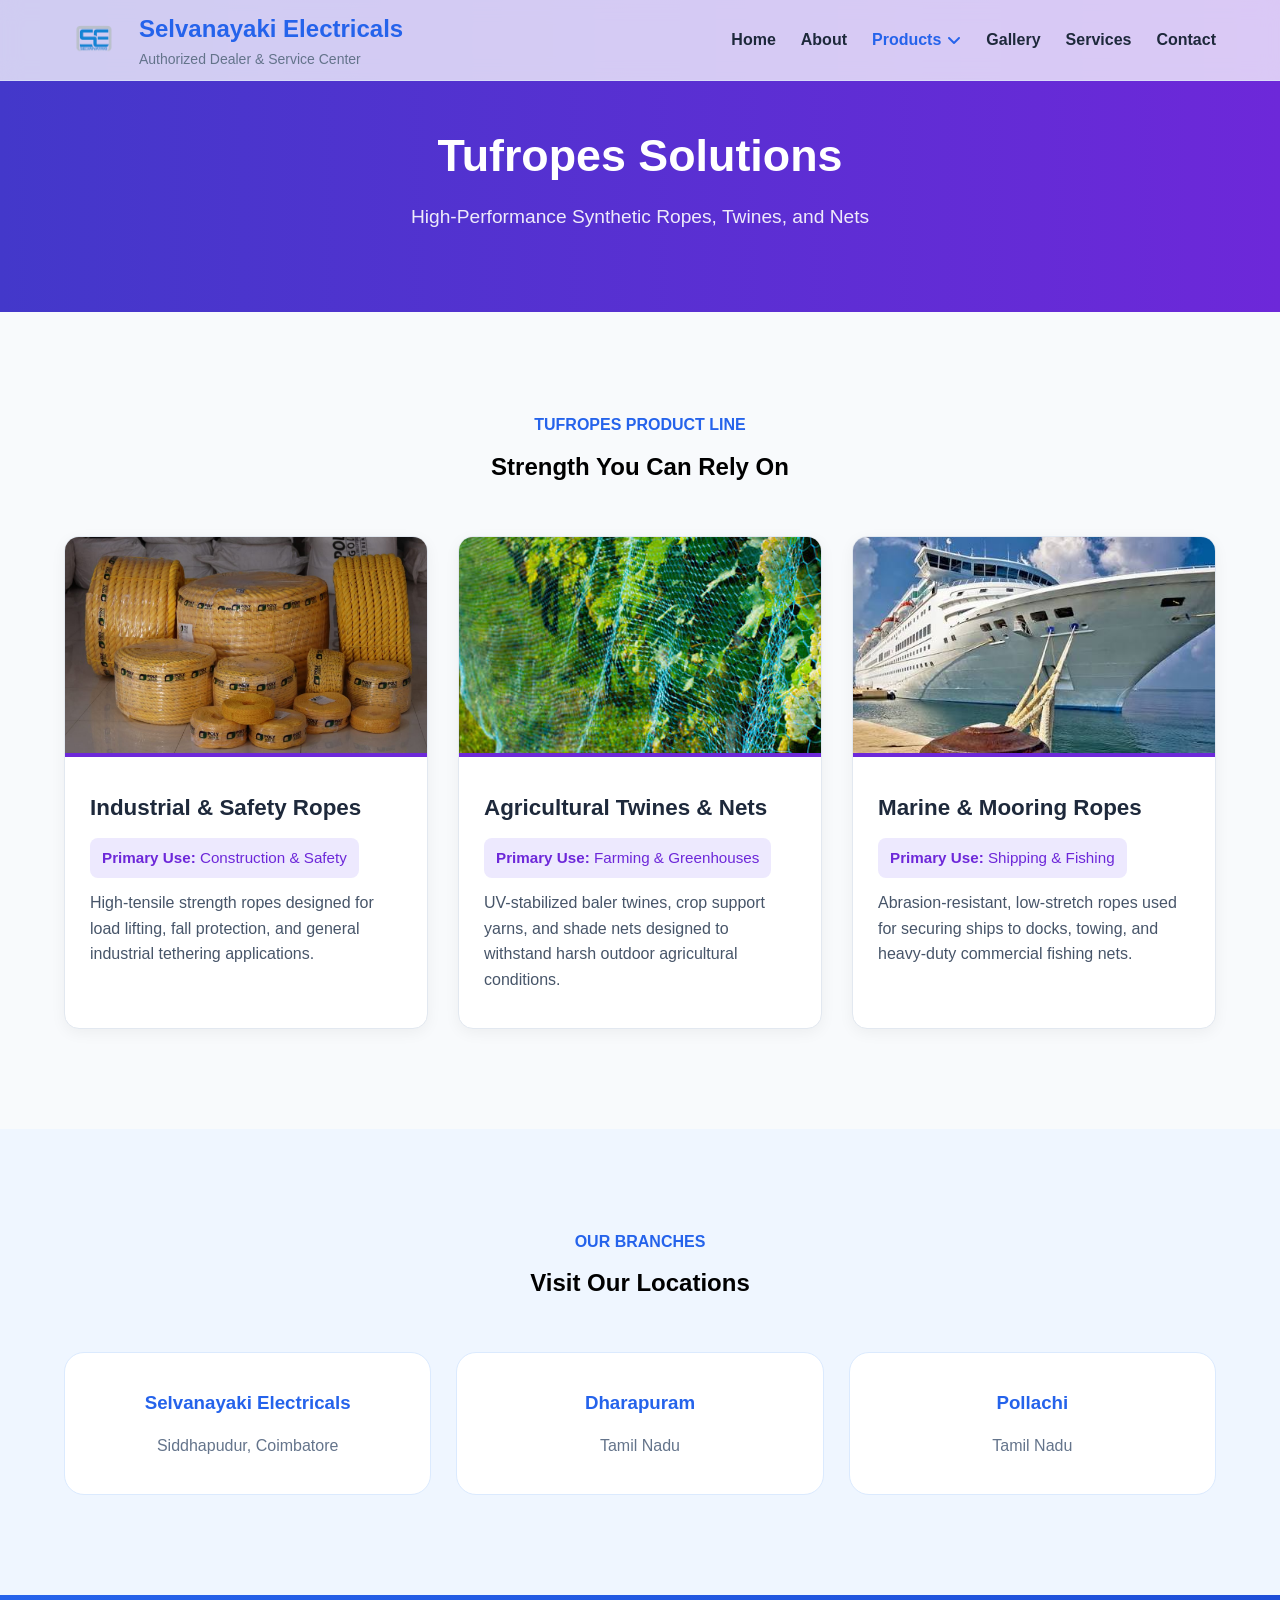
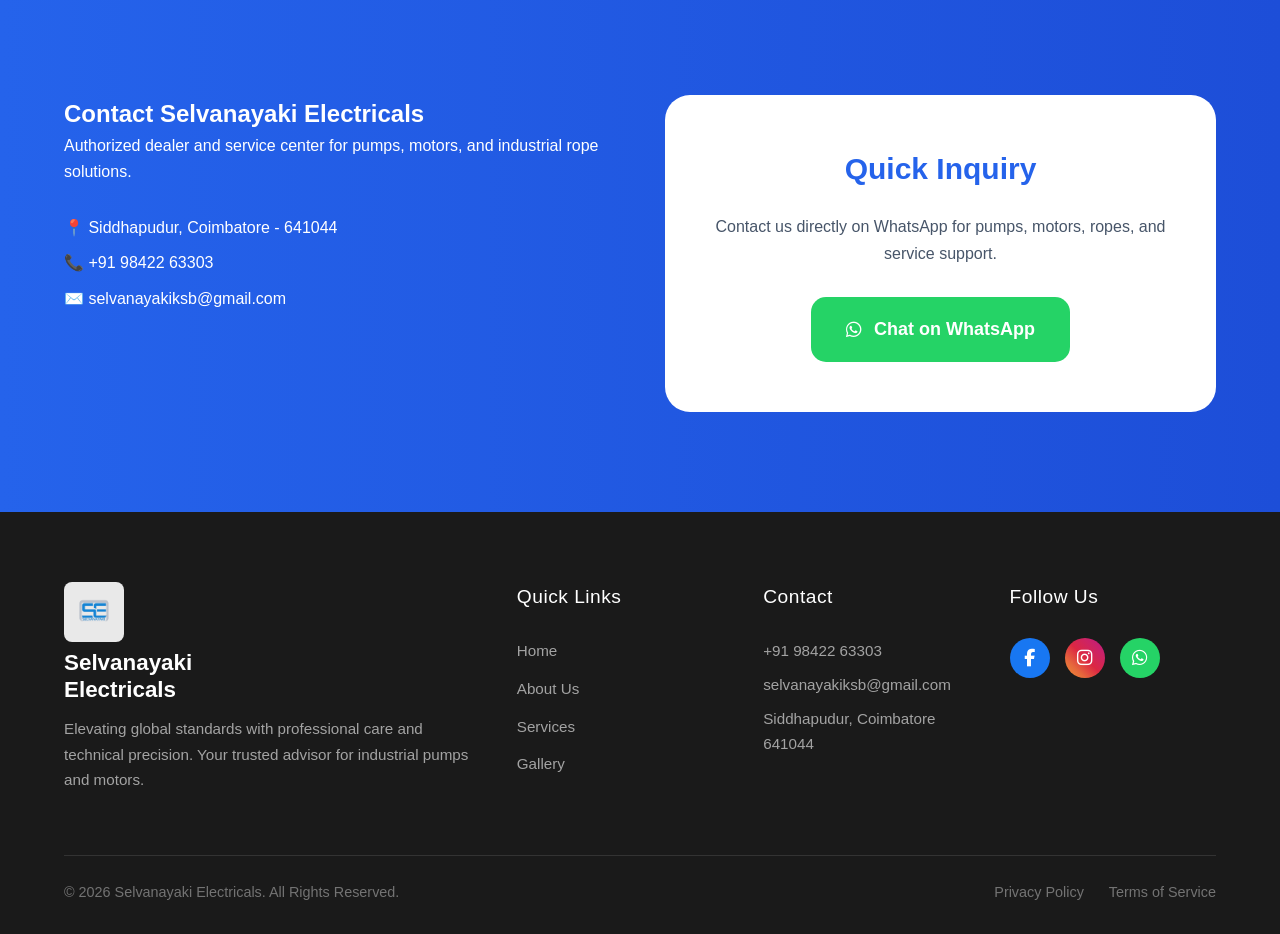
<file: tufropes.html>
<!DOCTYPE html>
<html lang="en">

<head>
    <meta charset="UTF-8" />
    <meta name="viewport" content="width=device-width, initial-scale=1.0" />
    <title>Tufropes Catalog - Selvanayaki Electricals</title>
    <link rel="stylesheet" href="https://cdnjs.cloudflare.com/ajax/libs/font-awesome/6.5.1/css/all.min.css">
    <link rel="stylesheet" href="style.css" />
</head>

<body>

    <header class="navbar">
        <div class="container nav-container">
            <a href="index.html" class="logo-section">
                <img src="logo.png" alt="Logo" class="logo">
                <div>
                    <h1>Selvanayaki Electricals</h1>
                    <p>Authorized Dealer & Service Center</p>
                </div>
            </a>

            <nav>
                <a href="index.html">Home</a>
                <a href="about.html">About</a>

                <div class="dropdown">
                    <button class="dropbtn" style="color: #2563eb;">Products <i
                            class="fa-solid fa-angle-down"></i></button>
                    <div class="dropdown-content">

                        <a href="ksb-pumps.html">KSB Pumps</a>
                        <a href="kirloskar-pumps.html">Kirloskar Pumps</a>
                        <a href="tufropes.html" style="color: #2563eb;">Tufropes</a>
                        <a href="bharat-bijlee.html">Bharat Bijlee</a>
                    </div>
                </div>

                <a href="gallery.html">Gallery</a>
                <a href="index.html#services">Services</a>
                <a href="index.html#contact">Contact</a>
            </nav>
        </div>
    </header>

    <section class="page-header"
        style="background: linear-gradient(to right, #4338ca, #6d28d9); padding: 120px 20px 80px 20px; text-align: center; color: white;">
        <div class="container">
            <h1 style="font-size: 2.8rem; margin-bottom: 10px;">Tufropes Solutions</h1>
            <p style="font-size: 1.2rem; opacity: 0.9;">High-Performance Synthetic Ropes, Twines, and Nets</p>
        </div>
    </section>

    <section class="catalog-section section" style="background-color: #f8fafc;">
        <div class="container">

            <div class="center">
                <h4 class="section-title">Tufropes Product Line</h4>
                <h2>Strength You Can Rely On</h2>
            </div>

            <div class="catalog-grid"
                style="display: grid; grid-template-columns: repeat(auto-fit, minmax(280px, 1fr)); gap: 30px; margin-top: 40px;">

                <div class="catalog-card"
                    style="background: #ffffff; border-radius: 15px; overflow: hidden; box-shadow: 0 4px 15px rgba(0, 0, 0, 0.05); border: 1px solid #e2e8f0; transition: transform 0.3s ease;">
                    <img src="tufrope-industrial.jpg" alt="Industrial Rope" class="catalog-img"
                        style="width: 100%; height: 220px; object-fit: cover; border-bottom: 4px solid #6d28d9;">
                    <div class="catalog-content" style="padding: 25px;">
                        <h3 style="color: #1e293b; font-size: 1.4rem; margin-bottom: 12px;">Industrial & Safety Ropes
                        </h3>
                        <p class="primary-use"
                            style="color: #6d28d9; font-size: 0.95rem; margin-bottom: 12px; background: #ede9fe; padding: 8px 12px; border-radius: 8px; display: inline-block;">
                            <strong>Primary Use:</strong> Construction & Safety
                        </p>
                        <p style="color: #475569; font-size: 1rem; line-height: 1.6; margin-bottom: 10px;">High-tensile
                            strength ropes designed for load lifting, fall protection, and general industrial tethering
                            applications.</p>
                    </div>
                </div>

                <div class="catalog-card"
                    style="background: #ffffff; border-radius: 15px; overflow: hidden; box-shadow: 0 4px 15px rgba(0, 0, 0, 0.05); border: 1px solid #e2e8f0; transition: transform 0.3s ease;">
                    <img src="tufrope-agri.jpg" alt="Agricultural Twine" class="catalog-img"
                        style="width: 100%; height: 220px; object-fit: cover; border-bottom: 4px solid #6d28d9;">
                    <div class="catalog-content" style="padding: 25px;">
                        <h3 style="color: #1e293b; font-size: 1.4rem; margin-bottom: 12px;">Agricultural Twines & Nets
                        </h3>
                        <p class="primary-use"
                            style="color: #6d28d9; font-size: 0.95rem; margin-bottom: 12px; background: #ede9fe; padding: 8px 12px; border-radius: 8px; display: inline-block;">
                            <strong>Primary Use:</strong> Farming & Greenhouses
                        </p>
                        <p style="color: #475569; font-size: 1rem; line-height: 1.6; margin-bottom: 10px;">UV-stabilized
                            baler twines, crop support yarns, and shade nets designed to withstand harsh outdoor
                            agricultural conditions.</p>
                    </div>
                </div>

                <div class="catalog-card"
                    style="background: #ffffff; border-radius: 15px; overflow: hidden; box-shadow: 0 4px 15px rgba(0, 0, 0, 0.05); border: 1px solid #e2e8f0; transition: transform 0.3s ease;">
                    <img src="tufrope-marine.jpg" alt="Mooring Rope" class="catalog-img"
                        style="width: 100%; height: 220px; object-fit: cover; border-bottom: 4px solid #6d28d9;">
                    <div class="catalog-content" style="padding: 25px;">
                        <h3 style="color: #1e293b; font-size: 1.4rem; margin-bottom: 12px;">Marine & Mooring Ropes</h3>
                        <p class="primary-use"
                            style="color: #6d28d9; font-size: 0.95rem; margin-bottom: 12px; background: #ede9fe; padding: 8px 12px; border-radius: 8px; display: inline-block;">
                            <strong>Primary Use:</strong> Shipping & Fishing
                        </p>
                        <p style="color: #475569; font-size: 1rem; line-height: 1.6; margin-bottom: 10px;">
                            Abrasion-resistant, low-stretch ropes used for securing ships to docks, towing, and
                            heavy-duty commercial fishing nets.</p>
                    </div>
                </div>

            </div>

        </div>
    </section>

    <section class="branches section">
        <div class="container">
            <div class="center">
                <h4 class="section-title">Our Branches</h4>
                <h2>Visit Our Locations</h2>
            </div>
            <div class="branch-grid">
                <a href="https://maps.app.goo.gl/rCfxSaP7ziq2GyUZA" target="_blank" class="branch-card">
                    <h3>Selvanayaki Electricals</h3>
                    <p>Siddhapudur, Coimbatore</p>
                </a>
                <a href="https://maps.app.goo.gl/gUfAp7r7i9JsbpQZ8" target="_blank" class="branch-card">
                    <h3>Dharapuram</h3>
                    <p>Tamil Nadu</p>
                </a>
                <a href="https://maps.app.goo.gl/pfpWYkWPwXhq5f8z7?g_st=ac" target="_blank" class="branch-card">
                    <h3>Pollachi</h3>
                    <p>Tamil Nadu</p>
                </a>
            </div>
        </div>
    </section>

    <section class="contact section" id="contact">
        <div class="container contact-grid">
            <div>
                <h2>Contact Selvanayaki Electricals</h2>
                <p>Authorized dealer and service center for pumps, motors, and industrial rope solutions.</p>
                <div class="contact-info">
                    <p>📍 Siddhapudur, Coimbatore - 641044</p>
                    <p>📞 +91 98422 63303</p>
                    <p>✉️ selvanayakiksb@gmail.com</p>
                </div>
            </div>
            <div class="whatsapp-box">
                <h3>Quick Inquiry</h3>
                <p>Contact us directly on WhatsApp for pumps, motors, ropes, and service support.</p>
                <a href="https://wa.me/919842263303" target="_blank" class="whatsapp-btn">
                    <i class="fab fa-whatsapp"></i> Chat on WhatsApp
                </a>
            </div>
        </div>
    </section>

    <footer class="dark-footer">
        <div class="container footer-top">

            <div class="footer-col brand-col">
                <a href="index.html" class="footer-logo-section">
                    <img src="logo.png" alt="Logo" class="footer-logo">
                    <div>
                        <h2>Selvanayaki<br>Electricals</h2>
                    </div>
                </a>
                <p>Elevating global standards with professional care and technical precision. Your trusted advisor for
                    industrial pumps and motors.</p>
            </div>

            <div class="footer-col links-col">
                <h3>Quick Links</h3>
                <ul>
                    <li><a href="index.html">Home</a></li>
                    <li><a href="about.html">About Us</a></li>
                    <li><a href="#services">Services</a></li>
                    <li><a href="gallery.html">Gallery</a></li>
                </ul>
            </div>

            <div class="footer-col contact-col">
                <h3>Contact</h3>
                <p>+91 98422 63303</p>
                <p>selvanayakiksb@gmail.com</p>
                <p>Siddhapudur, Coimbatore 641044</p>
            </div>

            <div class="footer-col social-col">
                <h3>Follow Us</h3>
                <div class="social-icons">
                    <a href="https://www.facebook.com/61577812341971" target="_blank" class="facebook"><i
                            class="fab fa-facebook-f"></i></a>
                    <a href="https://www.instagram.com/selvanayakigroups/" target="_blank" class="instagram"><i
                            class="fab fa-instagram"></i></a>
                    <a href="https://wa.me/919842263303" target="_blank" class="whatsapp"><i
                            class="fab fa-whatsapp"></i></a>
                </div>
            </div>

        </div>

        <div class="container">
            <hr class="footer-divider">
        </div>

        <div class="container footer-bottom">
            <p>© 2026 Selvanayaki Electricals. All Rights Reserved.</p>
            <div class="footer-legal">
                <a href="#">Privacy Policy</a>
                <a href="#">Terms of Service</a>
            </div>
        </div>
    </footer>

    <script src="script.js"></script>

</body>

</html>
</file>
<file: style.css>
* {
  margin: 0;
  padding: 0;
  box-sizing: border-box;
  font-family: Arial, sans-serif;
}

body {
  background: #ffffff;
  color: #000000;
  line-height: 1.6;
}

.container {
  width: 90%;
  max-width: 1200px;
  margin: auto;
}

.section {
  padding: 100px 0;
}

.center {
  text-align: center;
  margin-bottom: 50px;
}

.section-title {
  color: #2563eb;
  text-transform: uppercase;
  margin-bottom: 10px;
}

/* Navbar */
.navbar {
  position: absolute;
  top: 0;
  left: 0;
  width: 100%;
  background: rgba(255, 255, 255, 0.75);
  backdrop-filter: blur(10px);
  -webkit-backdrop-filter: blur(10px);
  border-bottom: 1px solid rgba(219, 234, 254, 0.5);
  z-index: 1000;
}

.nav-container {
  height: 80px;
  display: flex;
  justify-content: space-between;
  align-items: center;
}

.logo-section {
  display: flex;
  align-items: center;
  gap: 15px;
  text-decoration: none;
}

.logo {
  width: 60px;
}

.logo-section h1 {
  color: #2563eb;
  font-size: 24px;
}

.logo-section p {
  color: #64748b;
  font-size: 14px;
}

nav {
  display: flex;
  align-items: center;
  gap: 25px;
}

nav a {
  text-decoration: none;
  color: #1e293b;
  font-weight: 600;
  transition: color 0.3s;
}

nav a:hover {
  color: #2563eb;
}

.dropdown {
  position: relative;
  display: inline-block;
}

.dropbtn {
  background: none;
  border: none;
  color: #1e293b;
  font-weight: 600;
  font-size: 16px;
  cursor: pointer;
  display: flex;
  align-items: center;
  gap: 6px;
  transition: color 0.3s;
}

.dropdown:hover .dropbtn {
  color: #2563eb;
}

.dropdown-content {
  display: none;
  position: absolute;
  top: 100%;
  left: 0;
  background-color: #ffffff;
  min-width: 240px;
  box-shadow: 0px 10px 25px rgba(0, 0, 0, 0.1);
  border-radius: 12px;
  z-index: 2000;
  padding: 10px 0;
  border: 1px solid rgba(219, 234, 254, 0.8);
}

.dropdown:hover .dropdown-content {
  display: block;
}

.dropdown-content a,
.sub-dropdown-content a {
  color: #1e293b;
  padding: 12px 24px;
  text-decoration: none;
  display: flex;
  justify-content: space-between;
  align-items: center;
  font-weight: 500;
  font-size: 15px;
  transition: 0.2s ease;
}

.dropdown-content a:hover,
.sub-dropdown-content a:hover {
  background-color: #eff6ff;
  color: #2563eb;
  padding-left: 30px;
}

/* =========================================
   HERO SECTIONS
   ========================================= */
.main-hero {
  position: relative;
  width: 100%;
  height: 85vh;
  background-image: url('image_0a9e65.jpg');
  background-size: cover;
  background-position: center;
  display: flex;
  align-items: center;
  justify-content: center;
  overflow: hidden;
}

.hero-overlay {
  position: absolute;
  top: 0;
  left: 0;
  width: 100%;
  height: 100%;
  background: rgba(0, 0, 0, 0.4);
  z-index: 1;
}

.hero-text-container {
  position: relative;
  z-index: 2;
  display: inline-block;
}

/* Typing Effect (Live Letter) */
.typing-text {
  color: #ffffff;
  font-size: 3.5rem;
  font-weight: 700;
  text-transform: uppercase;
  letter-spacing: 2px;
  margin: 0 auto;
  border-right: 4px solid #ffffff;
  white-space: nowrap;
  overflow: hidden;
  animation: typing 3.5s steps(26, end), blink-caret 0.75s step-end infinite;
}

@keyframes typing {
  from {
    width: 0;
  }

  to {
    width: 100%;
  }
}

@keyframes blink-caret {

  from,
  to {
    border-color: transparent;
  }

  50% {
    border-color: #ffffff;
  }
}

.hero-new {
  display: flex;
  align-items: center;
  justify-content: space-between;
  padding: 60px 8%;
  gap: 40px;
  min-height: 80vh;
}

.hero-image {
  flex: 1;
}

.hero-image img {
  width: 100%;
  max-width: 700px;
}

.hero-content-new {
  flex: 1;
}

.hero-content-new h4 {
  color: #003c8f;
  margin-bottom: 10px;
}

.hero-content-new h1 {
  font-size: 3rem;
  margin-bottom: 20px;
}

.hero-content-new p {
  line-height: 1.8;
  margin-bottom: 25px;
}

.hero-btn {
  display: inline-block;
  padding: 12px 30px;
  background: #0b63ce;
  color: white;
  text-decoration: none;
  border-radius: 5px;
}

/* =========================================
   BRANDS SECTION
   ========================================= */
.brands-section {
  padding: 60px 20px;
  background-color: #f9f9f9;
  text-align: center;
}

.brands-title {
  font-size: 2rem;
  color: #333;
  margin-bottom: 40px;
  text-transform: uppercase;
  letter-spacing: 1px;
}

.hero-cards {
  display: grid;
  grid-template-columns: repeat(auto-fit, minmax(220px, 1fr));
  gap: 30px;
  max-width: 1200px;
  margin: 0 auto;
}

.card {
  background-color: #ffffff;
  border-radius: 10px;
  padding: 30px 20px;
  box-shadow: 0 4px 10px rgba(0, 0, 0, 0.1);
  transition: transform 0.3s ease, box-shadow 0.3s ease;
  display: flex;
  flex-direction: column;
  align-items: center;
  justify-content: center;
}

.card:hover {
  transform: translateY(-5px);
  box-shadow: 0 8px 20px rgba(0, 0, 0, 0.15);
}

.card-logo {
  max-width: 120px;
  height: auto;
  margin-bottom: 20px;
  object-fit: contain;
}

.card-title {
  font-size: 1.2rem;
  color: #444;
  margin: 0;
  font-weight: 600;
}

/* =========================================
   WHY CHOOSE US & ACHIEVEMENTS
   ========================================= */
.why-choose-us {
  background-color: #ffffff;
}

.why-grid {
  display: grid;
  grid-template-columns: repeat(auto-fit, minmax(300px, 1fr));
  gap: 30px;
  margin-top: 40px;
}

.why-card {
  background: #eff6ff;
  padding: 40px 30px;
  border-radius: 20px;
  text-align: center;
  border: 1px solid #dbeafe;
  transition: transform 0.3s ease, box-shadow 0.3s ease;
}

.why-card:hover {
  transform: translateY(-8px);
  box-shadow: 0 12px 25px rgba(37, 99, 235, 0.1);
}

.why-icon {
  width: 70px;
  height: 70px;
  background: #2563eb;
  color: white;
  border-radius: 50%;
  display: flex;
  justify-content: center;
  align-items: center;
  font-size: 28px;
  margin: 0 auto 20px auto;
  box-shadow: 0 4px 10px rgba(37, 99, 235, 0.3);
}

.why-card h3 {
  color: #1e293b;
  margin-bottom: 15px;
  font-size: 1.4rem;
}

.why-card p {
  color: #475569;
  font-size: 1rem;
  line-height: 1.6;
}

.achievements-section {
  text-align: center;
  padding: 60px 0 0 0;
}

.achievements-title {
  font-size: 2rem;
  font-weight: bold;
  color: #222;
  margin-bottom: 40px;
  text-transform: uppercase;
}

.achievements-wrapper {
  background-color: #cfd4d9;
  padding: 60px 0;
  width: 100%;
}

.achievements-grid {
  display: flex;
  justify-content: space-around;
  align-items: center;
  flex-wrap: wrap;
  gap: 40px;
}

.achievement-item {
  display: flex;
  flex-direction: column;
  align-items: center;
}

.icon-circle {
  width: 90px;
  height: 90px;
  border-radius: 50%;
  border: 1px solid #1e5fc2;
  display: flex;
  justify-content: center;
  align-items: center;
  margin-bottom: 20px;
  position: relative;
  background-color: transparent;
}

.icon-circle::before {
  content: '';
  width: 65px;
  height: 65px;
  background-color: #1e5fc2;
  border-radius: 50%;
  position: absolute;
  z-index: 1;
}

.icon-circle i {
  color: white;
  font-size: 26px;
  z-index: 2;
}

.counter-box {
  display: flex;
  align-items: center;
  gap: 5px;
  font-size: 2.5rem;
  font-weight: 800;
  color: #000;
  margin-bottom: 5px;
}

.achievement-item p {
  font-size: 1.1rem;
  font-weight: bold;
  color: #000;
}

/* =========================================
   SERVICES & BRANCHES
   ========================================= */
.service-grid,
.branch-grid {
  display: grid;
  grid-template-columns: repeat(2, 1fr);
  gap: 25px;
}

.branch-grid {
  grid-template-columns: repeat(3, 1fr);
}

.service-card,
.branch-card {
  background: white;
  padding: 35px;
  border-radius: 20px;
  border: 1px solid #dbeafe;
}

.branch-card {
  text-decoration: none;
  transition: 0.3s;
  text-align: center;
}

.branch-card:hover {
  transform: translateY(-5px);
  box-shadow: 0 10px 25px rgba(0, 0, 0, 0.08);
}

.service-card h3,
.branch-card h3 {
  color: #2563eb;
  margin-bottom: 15px;
}

.branch-card p {
  color: #64748b;
}

.branches {
  background: #eff6ff;
}

/* =========================================
   CONTACT & WHATSAPP
   ========================================= */
.contact {
  background: linear-gradient(to right, #2563eb, #1d4ed8);
  color: white;
}

.contact-grid {
  display: grid;
  grid-template-columns: 1fr 1fr;
  gap: 50px;
}

.contact-info {
  margin-top: 30px;
}

.contact-info p {
  margin-bottom: 10px;
}

.whatsapp-box {
  background: white;
  padding: 50px;
  border-radius: 25px;
  text-align: center;
}

.whatsapp-box h3 {
  font-size: 30px;
  color: #2563eb;
  margin-bottom: 20px;
}

.whatsapp-box p {
  color: #475569;
  margin-bottom: 30px;
  line-height: 1.7;
}

.whatsapp-btn {
  display: inline-flex;
  align-items: center;
  gap: 12px;
  background: #25d366;
  color: white;
  text-decoration: none;
  padding: 18px 35px;
  border-radius: 15px;
  font-size: 18px;
  font-weight: bold;
  transition: 0.3s;
}

.whatsapp-btn:hover {
  background: #1ebe5d;
  transform: translateY(-3px);
}

/* =========================================
   NEW DARK FOOTER (LEFT ALIGNED)
   ========================================= */
.dark-footer {
  background-color: #1a1a1a;
  color: #e5e7eb;
  padding: 70px 0 30px 0;
}

.footer-top {
  display: grid;
  grid-template-columns: 2fr 1fr 1fr 1fr;
  gap: 40px;
  margin-bottom: 50px;
}

.footer-col {
  text-align: left;
  /* Forces left alignment */
}

.footer-col h3 {
  color: #ffffff;
  font-size: 1.2rem;
  margin-bottom: 25px;
  font-weight: 500;
  letter-spacing: 0.5px;
}

.footer-col p,
.footer-col a {
  color: #a3a3a3;
  font-size: 0.95rem;
  line-height: 1.7;
  text-decoration: none;
  margin-bottom: 12px;
  display: block;
  transition: color 0.3s ease;
}

.footer-col a:hover {
  color: #ffffff;
}

.footer-logo-section {
  display: flex;
  align-items: center;
  gap: 15px;
  margin-bottom: 20px;
  text-decoration: none;
}

.footer-logo {
  width: 60px;
  background-color: rgba(255, 255, 255, 0.9);
  border-radius: 8px;
  padding: 5px;
}

.footer-logo-section h2 {
  color: #ffffff;
  font-size: 1.4rem;
  margin: 0;
  line-height: 1.2;
}

.links-col ul {
  list-style: none;
  padding: 0;
}

.contact-col p {
  margin-bottom: 8px;
}

.social-icons {
  display: flex;
  gap: 15px;
}

.social-icons a {
  display: flex;
  align-items: center;
  justify-content: center;
  width: 40px;
  height: 40px;
  border-radius: 50%;
  color: #ffffff;
  font-size: 1.1rem;
  transition: transform 0.3s ease;
}

.social-icons a:hover {
  transform: translateY(-4px);
  color: #ffffff;
}

.social-icons .facebook {
  background-color: #1877f2;
}

.social-icons .instagram {
  background: linear-gradient(45deg, #f09433, #e6683c, #dc2743, #cc2366, #bc1888);
}

.social-icons .whatsapp {
  background-color: #25d366;
}

.footer-divider {
  border: none;
  border-top: 1px solid #333333;
  margin: 0;
}

.footer-bottom {
  display: flex;
  justify-content: space-between;
  align-items: center;
  padding-top: 25px;
  text-align: left;
}

.footer-bottom p {
  color: #737373;
  font-size: 0.9rem;
  margin: 0;
}

.footer-legal {
  display: flex;
  gap: 25px;
}

.footer-legal a {
  color: #737373;
  font-size: 0.9rem;
  text-decoration: none;
  transition: color 0.3s ease;
}

.footer-legal a:hover {
  color: #ffffff;
}

/* =========================================
   OPTIMIZED MOBILE RESPONSIVE RULES (Max 900px)
   ========================================= */
.menu-toggle {
  display: none;
  font-size: 28px;
  color: #2563eb;
  cursor: pointer;
}

@media (max-width: 900px) {

  .menu-toggle {
    display: block;
  }

  .section {
    padding: 60px 0;
  }

  .center {
    margin-bottom: 30px;
  }

  /* Navbar & Mobile Menu */
  .nav-container {
    flex-direction: row;
    height: auto;
    padding: 15px 0;
  }

  nav {
    display: none;
    flex-direction: column;
    position: absolute;
    top: 100%;
    left: 0;
    width: 100%;
    background: rgba(255, 255, 255, 0.95);
    backdrop-filter: blur(10px);
    -webkit-backdrop-filter: blur(10px);
    box-shadow: 0 10px 15px rgba(0, 0, 0, 0.1);
    padding: 20px;
    gap: 15px;
    align-items: flex-start;
  }

  nav.active {
    display: flex;
  }

  .dropdown-content,
  .sub-dropdown-content {
    position: static;
    box-shadow: none;
    border: none;
    padding-left: 15px;
    min-width: 100%;
  }

  /* Grids */
  .hero-grid,
  .about-grid,
  .product-grid,
  .service-grid,
  .contact-grid,
  .gallery-grid,
  .branch-grid,
  .achievements-grid,
  .why-grid,
  .vm-grid {
    grid-template-columns: 1fr;
    gap: 30px;
  }

  /* Hero Adjustments */
  .hero-content-new h1 {
    font-size: 2rem;
  }

  .main-hero {
    height: 50vh;
  }

  .hero-new {
    flex-direction: column;
    text-align: center;
    padding: 40px 5%;
  }

  .typing-text {
    font-size: 1.8rem;
    white-space: normal;
    border-right: none;
    animation: fadeIn 2s ease-in-out;
  }

  /* Dark Footer Mobile Updates (Left Aligned) */
  .footer-top {
    grid-template-columns: 1fr;
    gap: 40px;
    text-align: left;
  }

  .footer-bottom {
    flex-direction: column;
    gap: 15px;
    text-align: left;
    align-items: flex-start;
  }

  .footer-logo-section {
    justify-content: flex-start;
  }

  .social-icons {
    justify-content: flex-start;
  }
}

@keyframes fadeIn {
  from {
    opacity: 0;
  }

  to {
    opacity: 1;
  }
}

/* =========================================
           LIVE SLIDING BACKGROUND ANIMATION
           ========================================= */
@keyframes liveSlide {
  0% {
    background-position: 0% 50%;
  }

  50% {
    background-position: 100% 50%;
  }

  100% {
    background-position: 0% 50%;
  }
}
</file>
